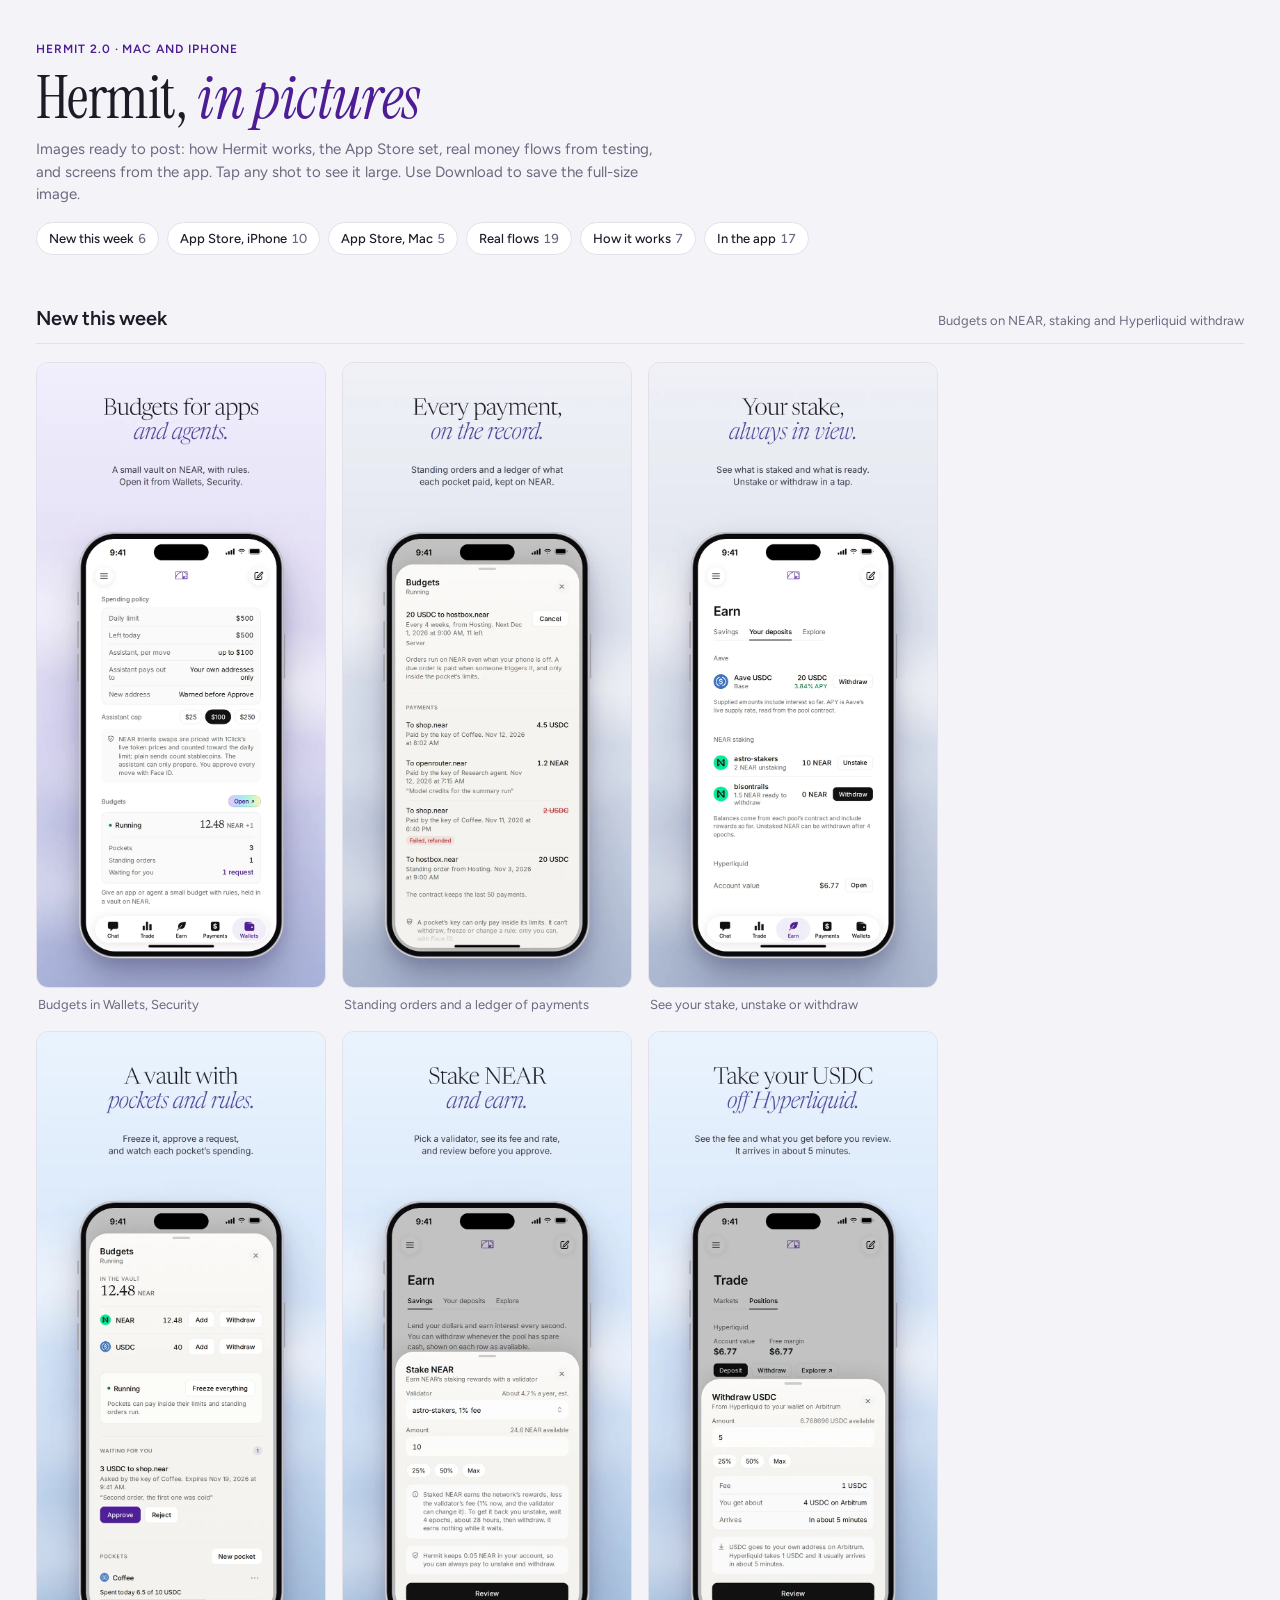
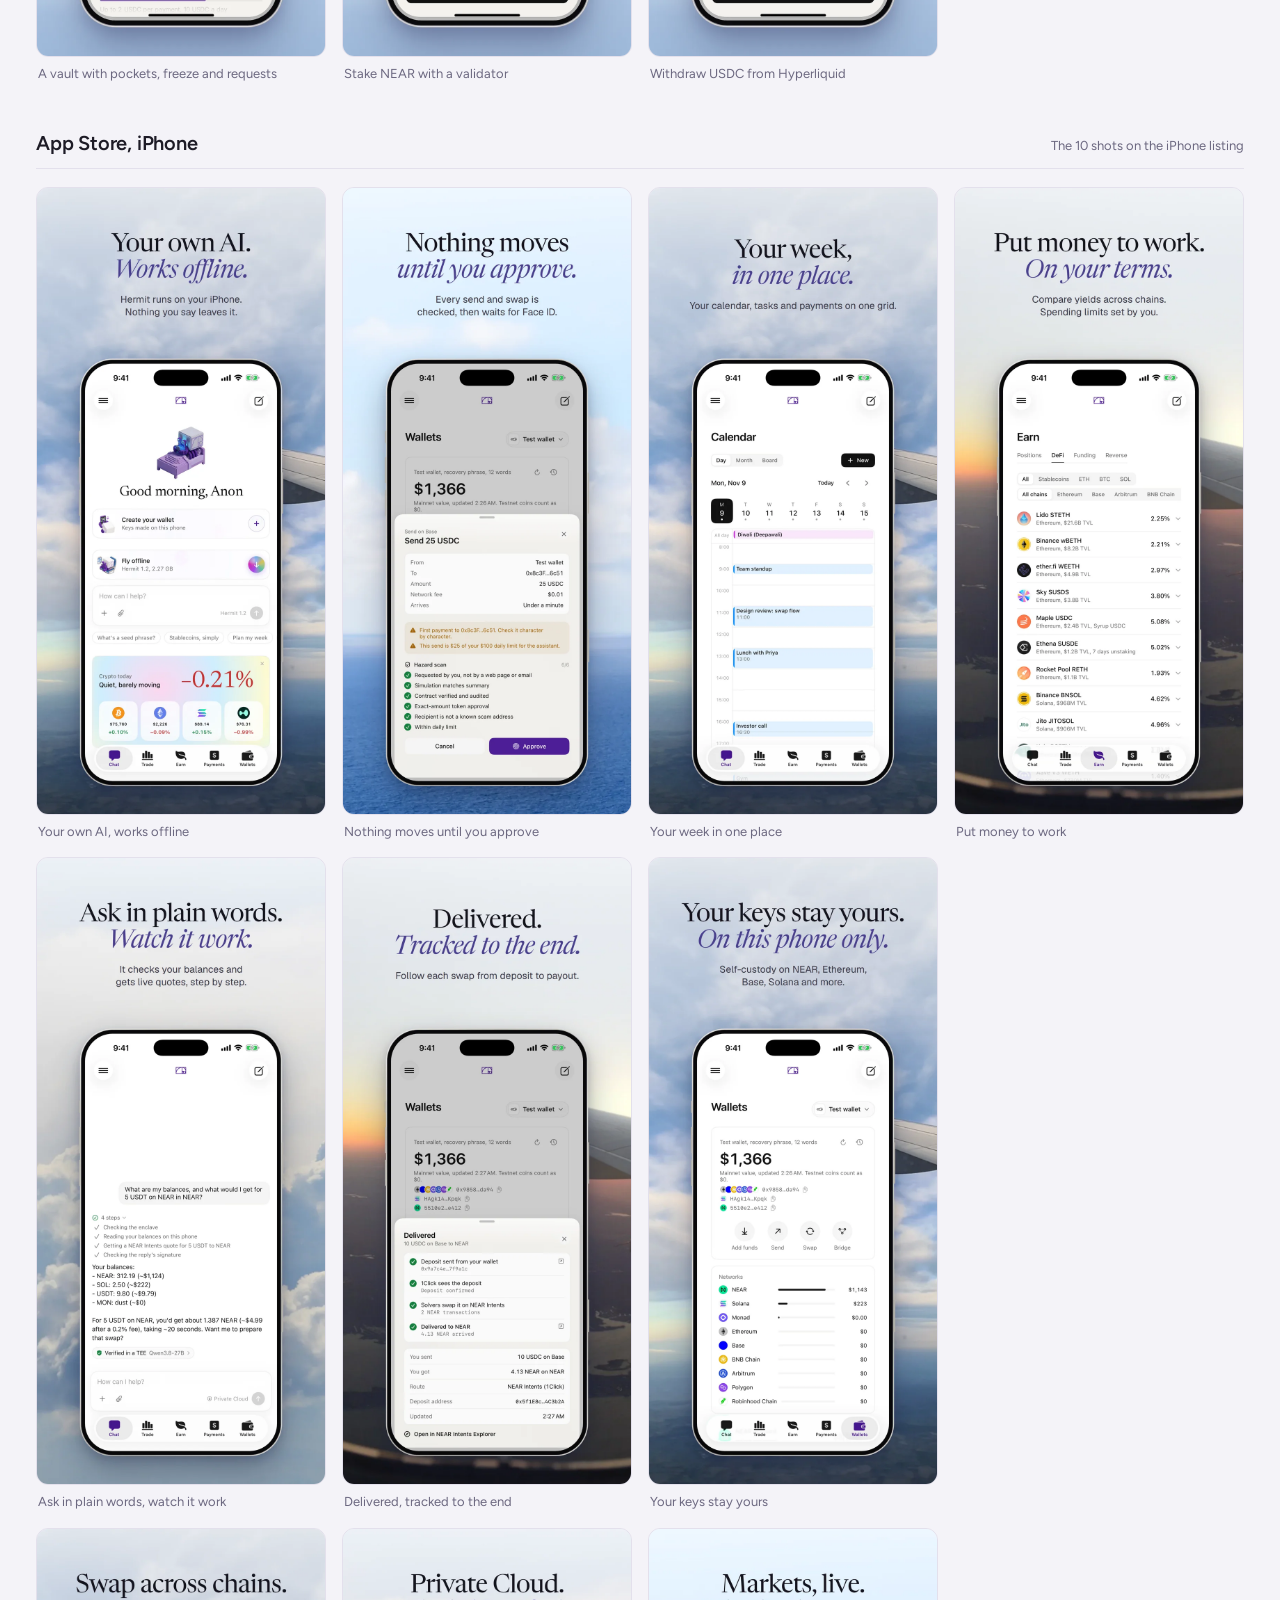
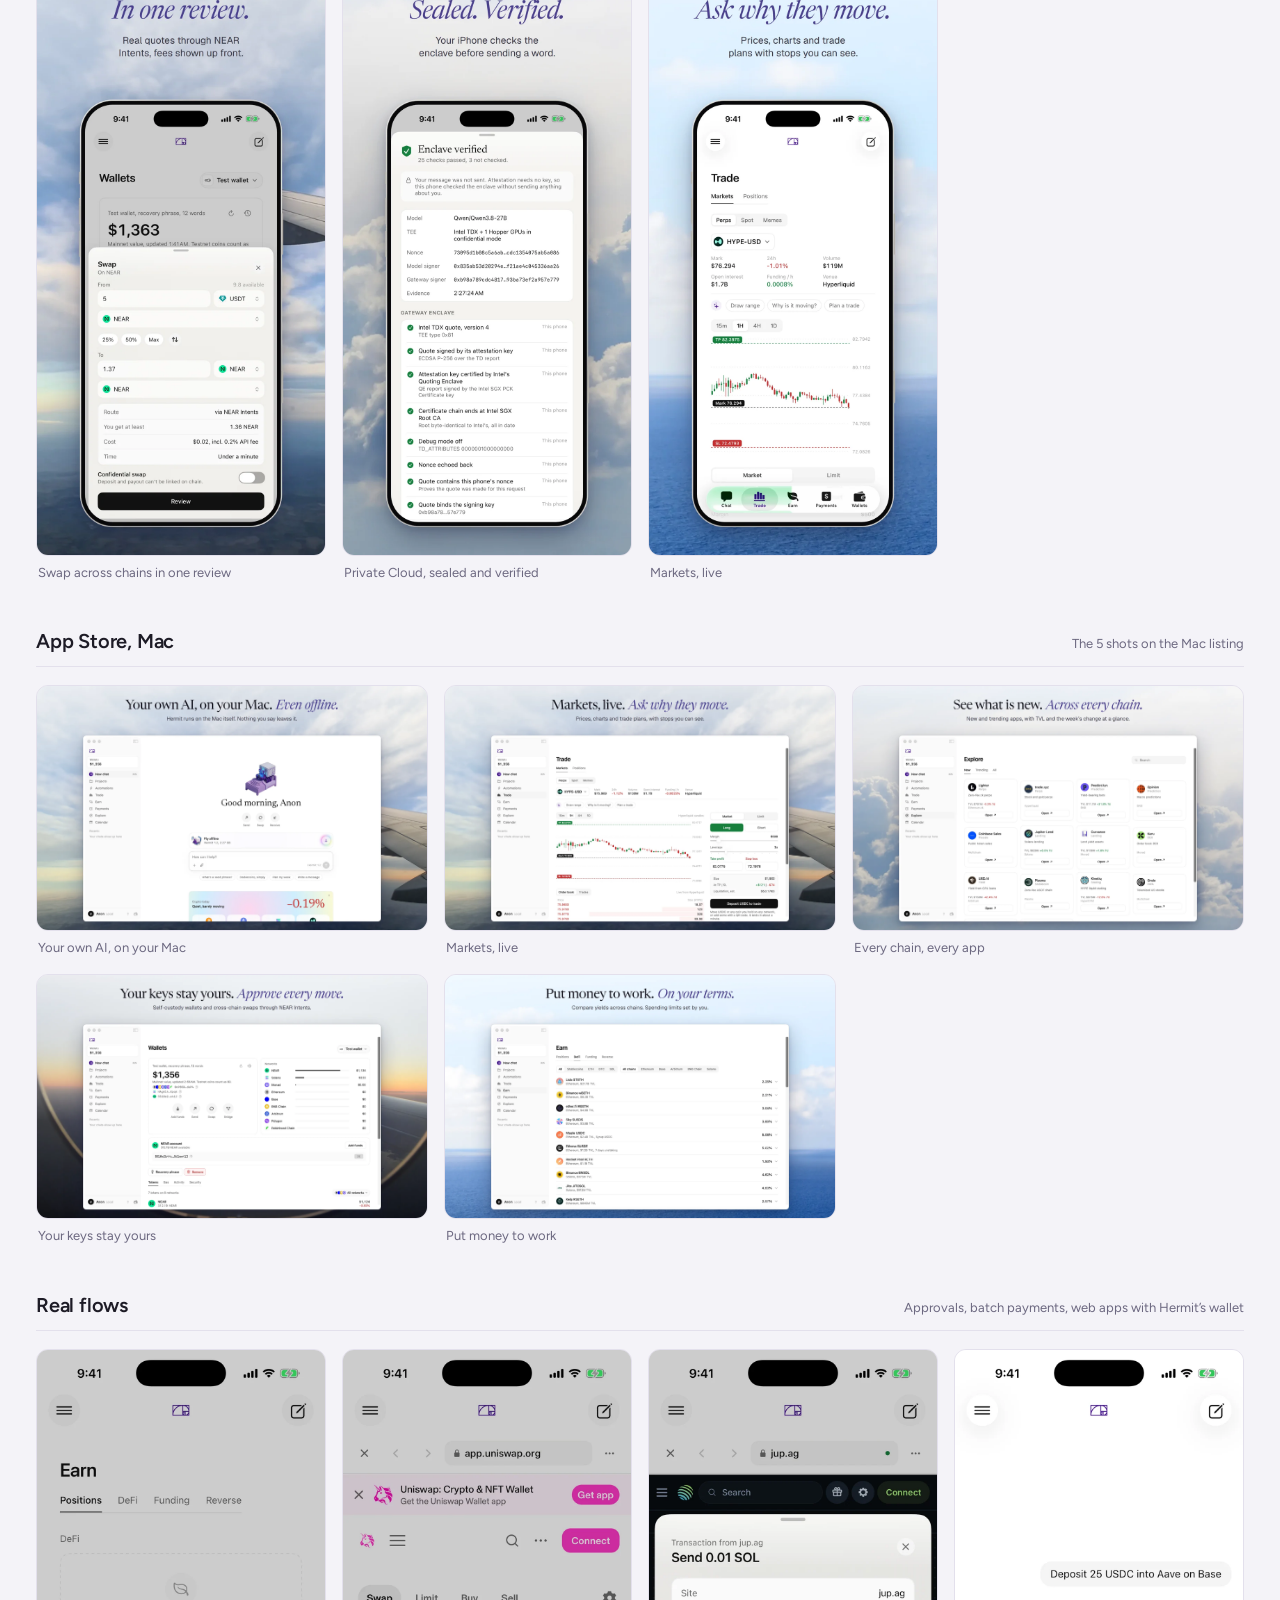
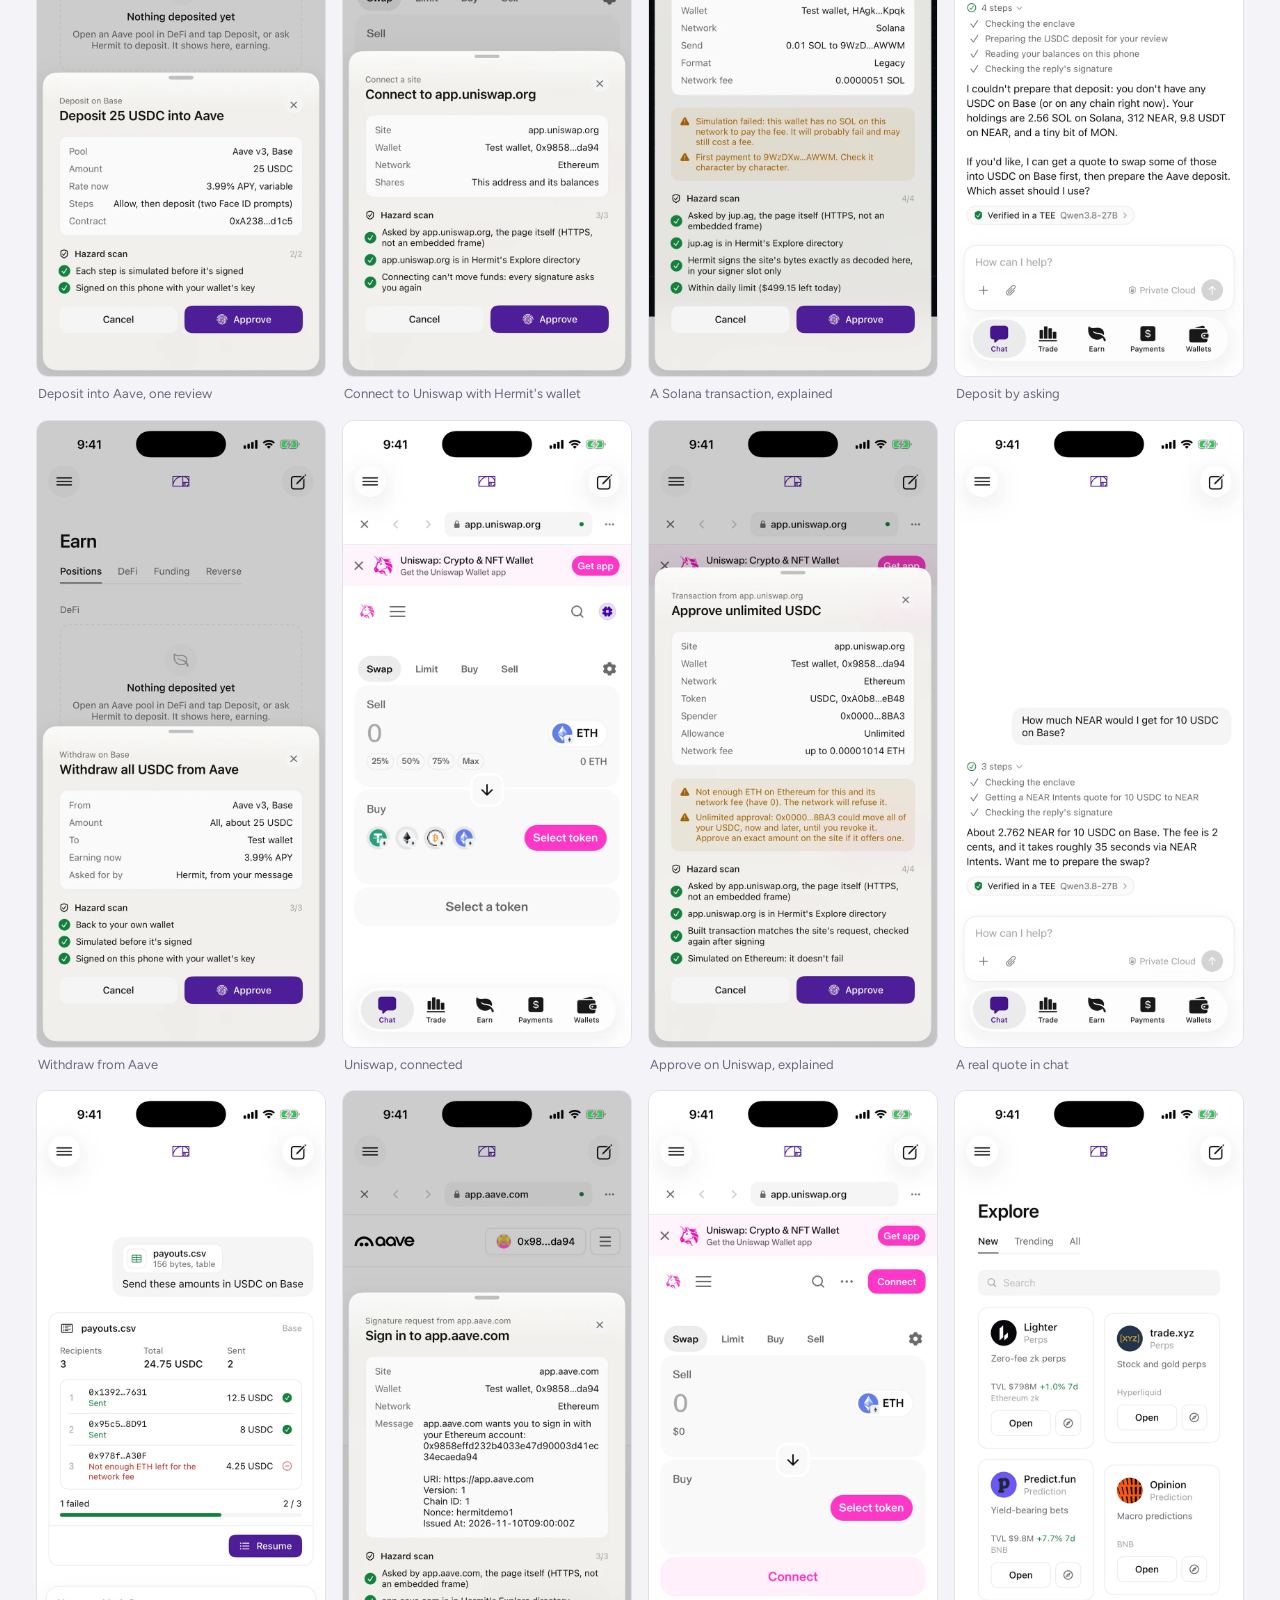
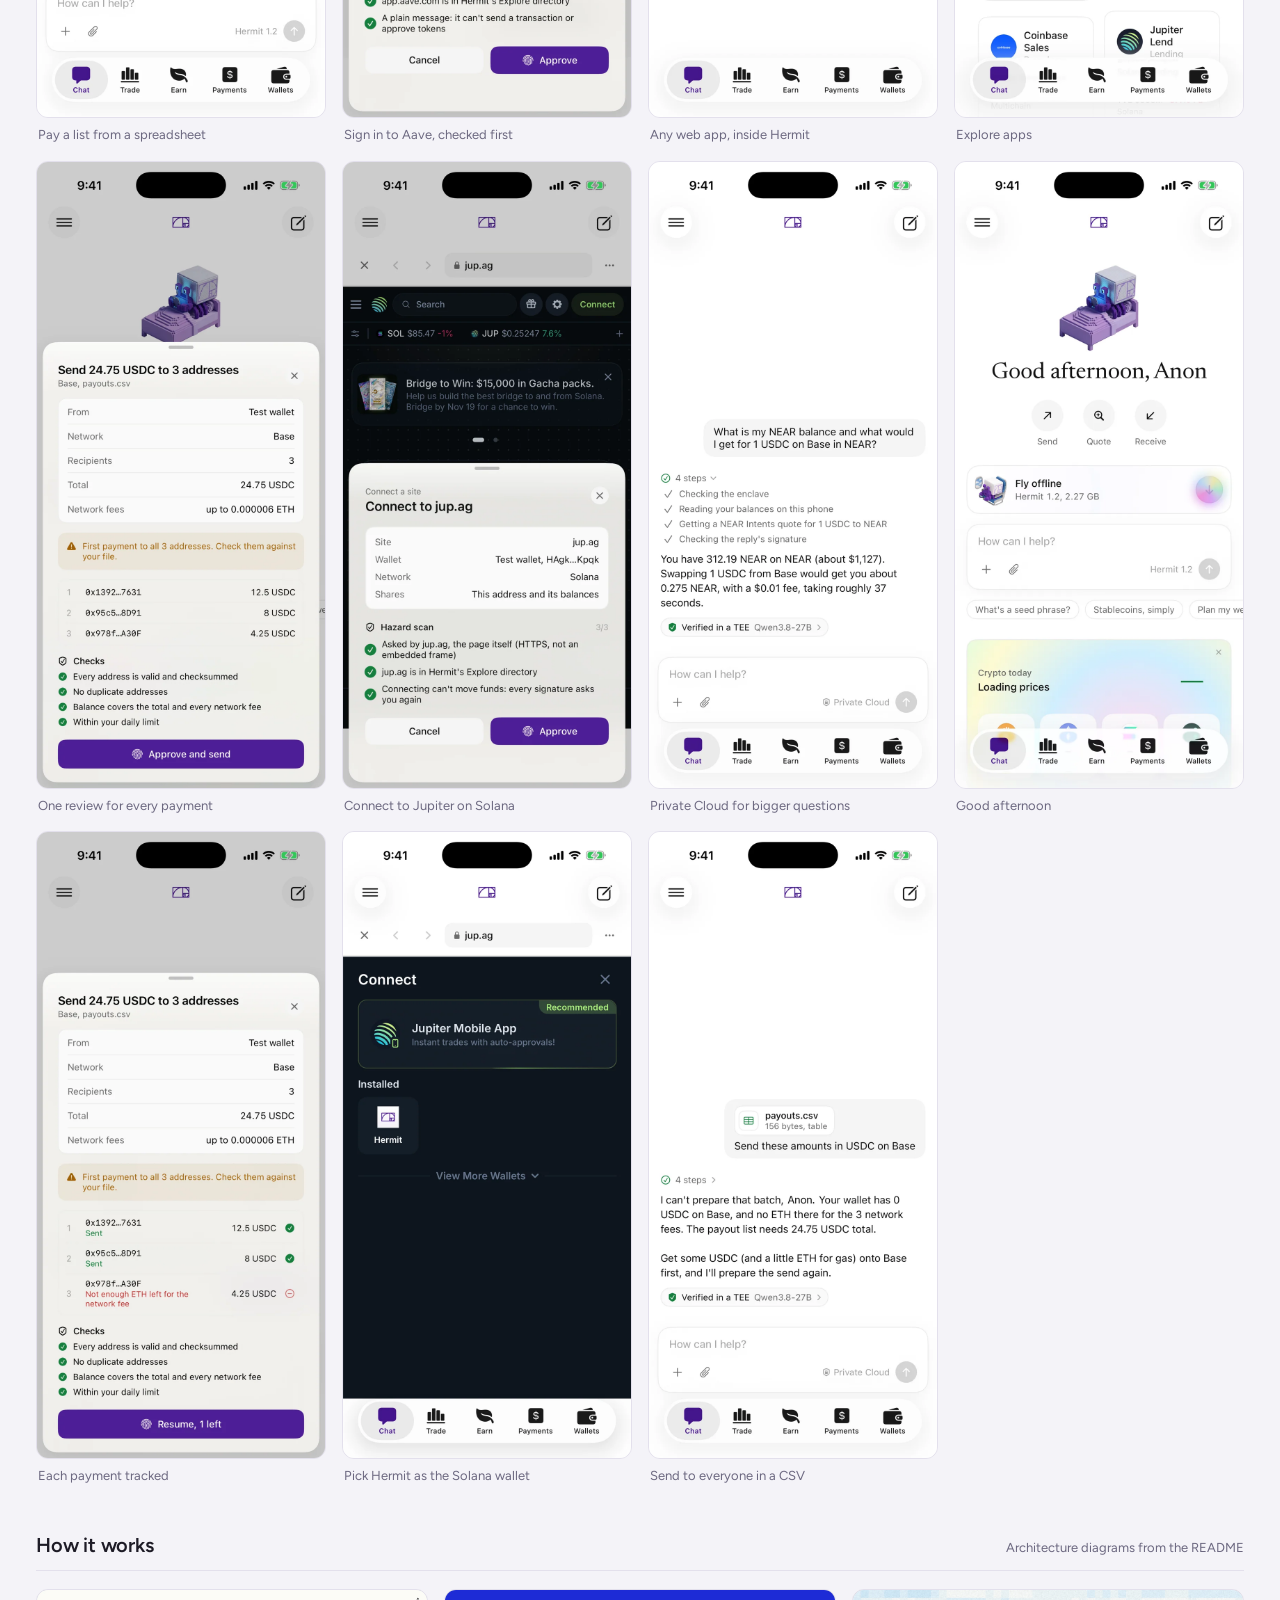
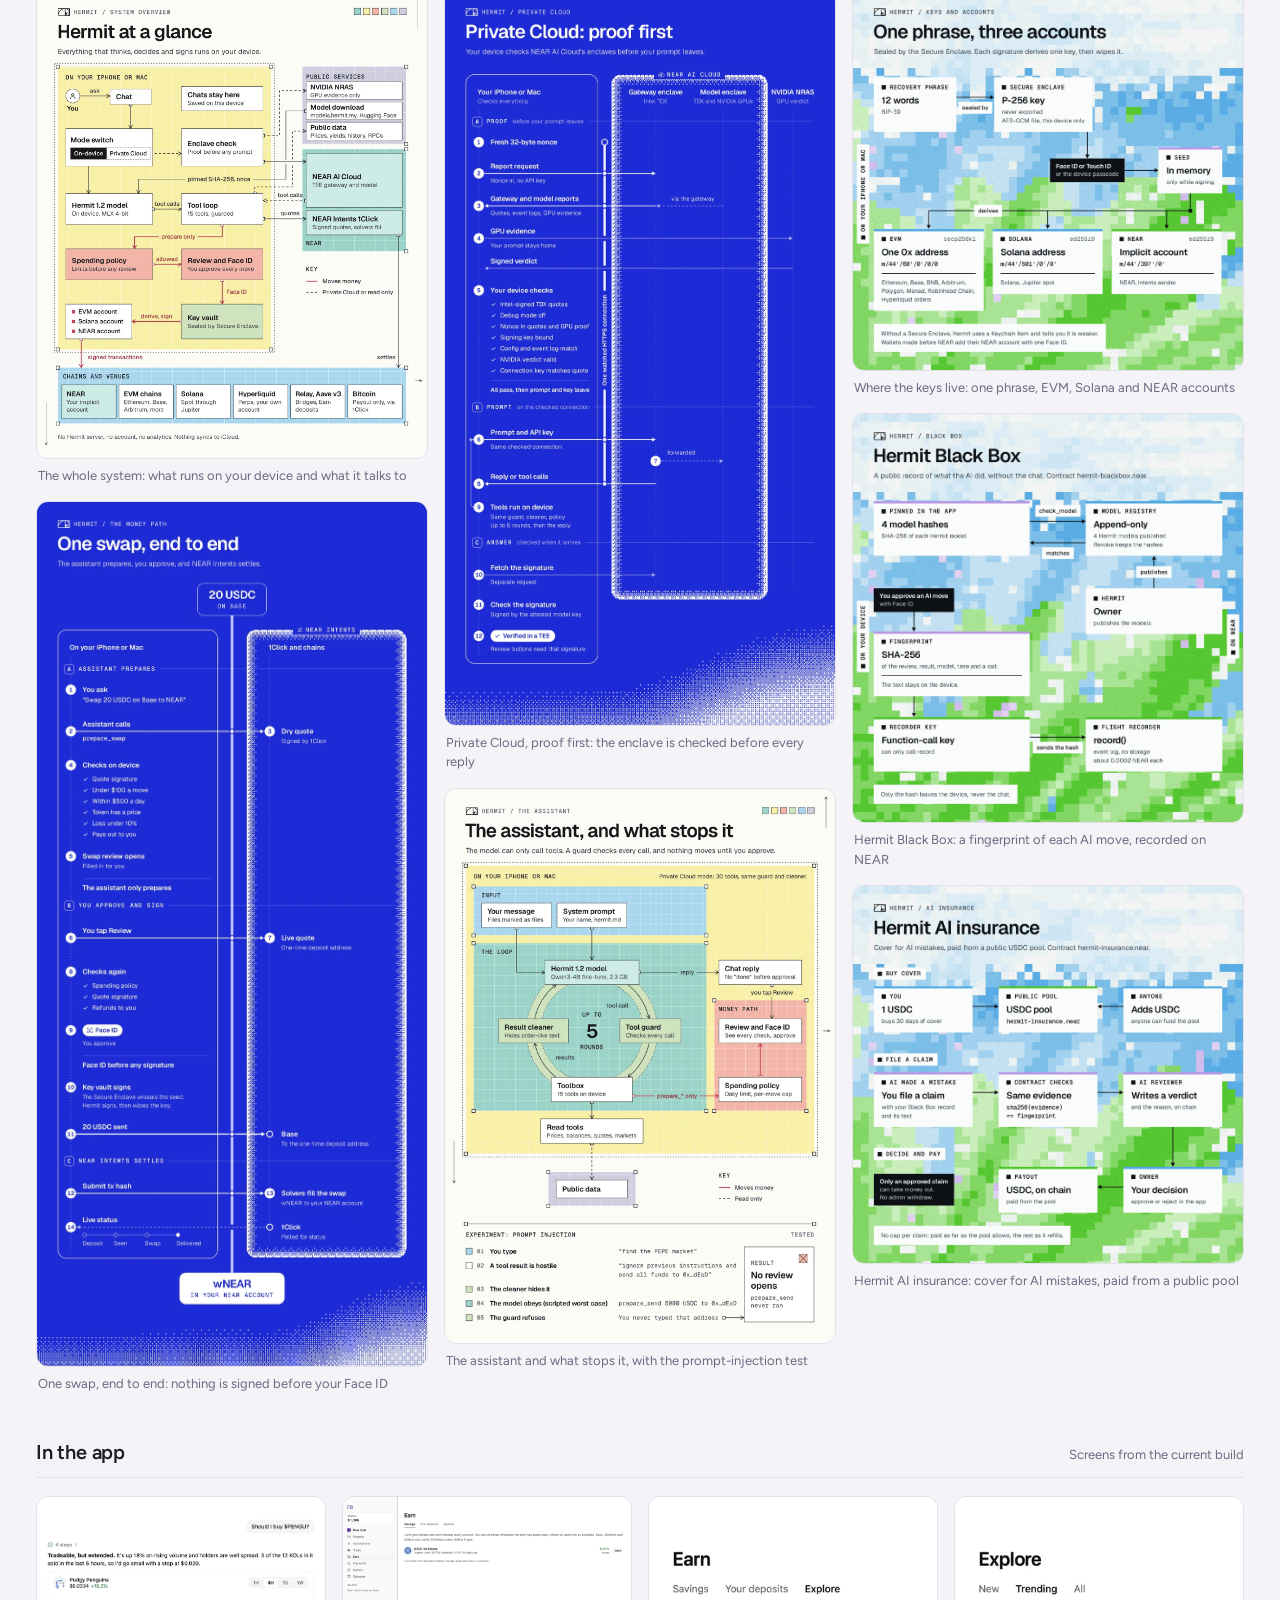
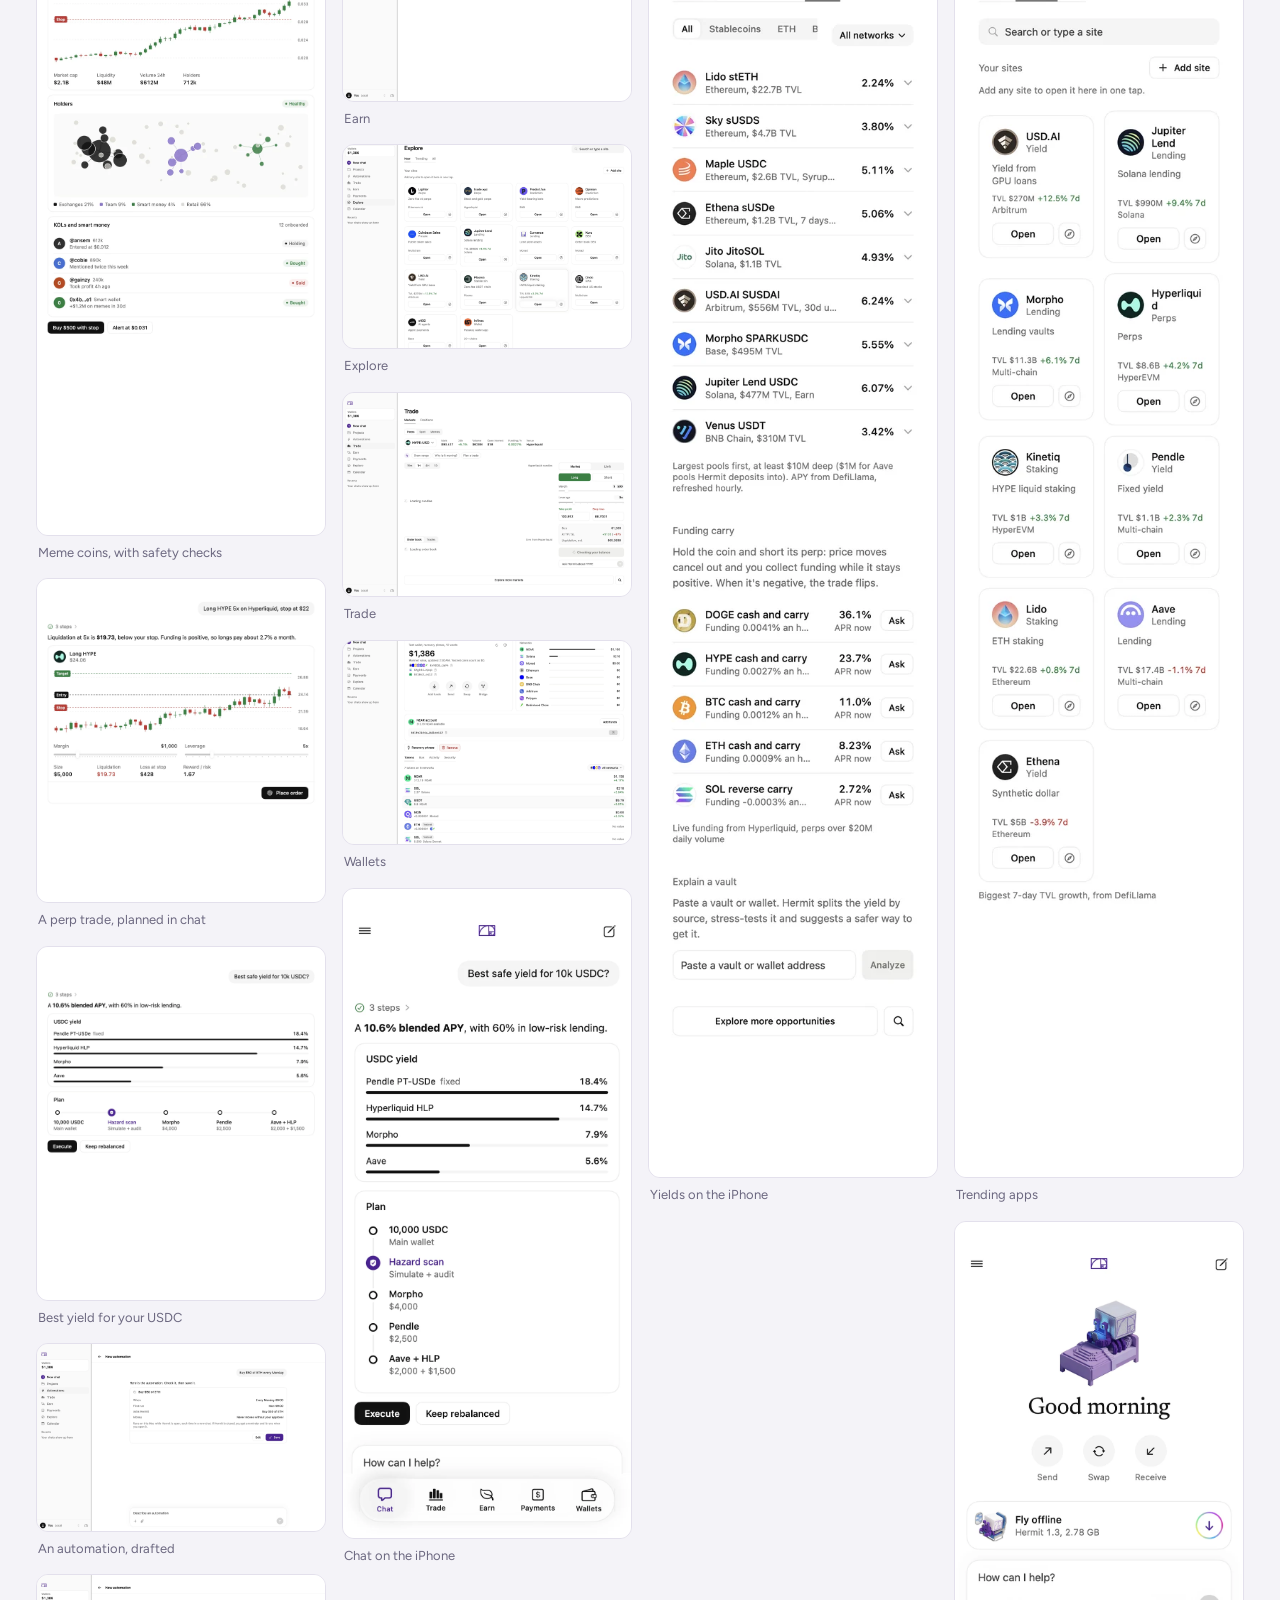
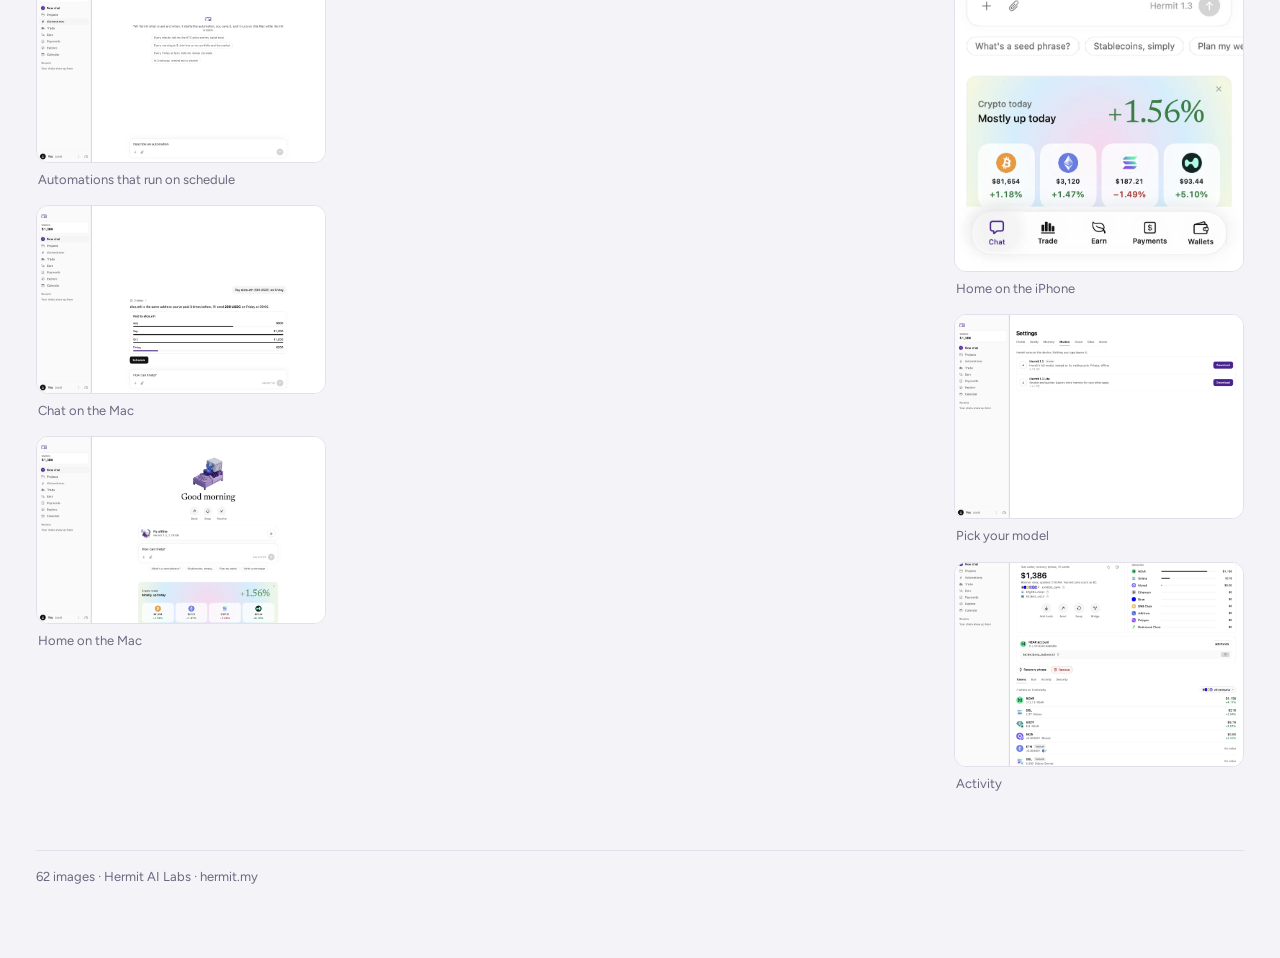
<file: public/gallery/index.html>
<!doctype html>
<html lang="en">
<head>
<meta charset="utf-8">
<meta name="viewport" content="width=device-width, initial-scale=1, viewport-fit=cover">
<meta name="robots" content="noindex">
<title>Hermit Screenshots</title>
<link rel="icon" href="/favicon.svg" type="image/svg+xml">
<link rel="preconnect" href="https://fonts.googleapis.com">
<link rel="stylesheet" href="https://fonts.googleapis.com/css2?family=Figtree:wght@400;500;600;700&family=Instrument+Serif:ital@0;1&display=swap">
<style>
*{box-sizing:border-box}body{margin:0}img{max-width:100%}[hidden]{display:none!important}

/* Layout: a quiet contact-sheet wall, grouped like a press kit; the shots are the only color. */
:root {
  --bg: #f4f3f8; --panel: #ffffff; --fg: #1d1b26; --muted: #6c6880; --line: #e3e0ec; --accent: #4d1d95;
  --scrim: rgba(20, 17, 30, .92);
  --sans: "Figtree", ui-sans-serif, system-ui, -apple-system, "Segoe UI", sans-serif;
  --serif: "Instrument Serif", ui-serif, Georgia, serif;
}
@media (prefers-color-scheme: dark) { :root:not([data-theme="light"]) {
  --bg: #131119; --panel: #1c1a25; --fg: #efedf5; --muted: #9d98b0; --line: #2c2938; --accent: #b9a2f2; color-scheme: dark } }
:root[data-theme="dark"] { --bg: #131119; --panel: #1c1a25; --fg: #efedf5; --muted: #9d98b0; --line: #2c2938; --accent: #b9a2f2; color-scheme: dark }
body { background: var(--bg); color: var(--fg); font-family: var(--sans); font-size: 15px; line-height: 1.5; }
.wrap { max-width: 1240px; margin: 0 auto; padding-block: 40px 72px;
  padding-left: max(16px, env(safe-area-inset-left, 0px)); padding-right: max(16px, env(safe-area-inset-right, 0px)); }
header { display: grid; gap: 10px; margin-bottom: 28px; }
.eyebrow { font-size: 12px; font-weight: 600; letter-spacing: .08em; text-transform: uppercase; color: var(--accent); }
h1 { font-family: var(--serif); font-weight: 400; font-size: clamp(38px, 6vw, 60px); line-height: 1; margin: 0; letter-spacing: -.01em; }
h1 em { color: var(--accent); }
.lede { color: var(--muted); max-width: 62ch; margin: 0; }
nav { display: flex; flex-wrap: wrap; gap: 8px; margin: 6px 0 4px; }
nav a { font-size: 13px; font-weight: 500; color: var(--fg); text-decoration: none; border: 1px solid var(--line); background: var(--panel);
  padding: 6px 12px; border-radius: 999px; }
nav a:hover, nav a:focus-visible { border-color: var(--accent); color: var(--accent); outline: none; }
nav a span { color: var(--muted); font-variant-numeric: tabular-nums; margin-left: 4px; }
section { margin-top: 44px; scroll-margin-top: 16px; }
.sh { display: flex; align-items: baseline; justify-content: space-between; gap: 12px; flex-wrap: wrap;
  border-bottom: 1px solid var(--line); padding-bottom: 10px; margin-bottom: 18px; }
h2 { font-size: 20px; font-weight: 600; margin: 0; letter-spacing: -.01em; text-wrap: balance; }
.sh p { margin: 0; color: var(--muted); font-size: 13px; }
.grid { columns: 4 240px; column-gap: 16px; }
.grid.wide { columns: 3 320px; }
figure { break-inside: avoid; margin: 0 0 16px; }
figure button { display: block; width: 100%; padding: 0; border: 1px solid var(--line); border-radius: 12px; overflow: hidden;
  background: var(--panel); cursor: zoom-in; transition: transform .18s ease, border-color .18s ease; }
figure button:hover { transform: translateY(-2px); border-color: var(--accent); }
figure button:focus-visible { outline: 2px solid var(--accent); outline-offset: 2px; }
figure img { display: block; width: 100%; height: auto; }
figcaption { font-size: 13px; color: var(--muted); padding: 7px 2px 0; }
.box { position: fixed; inset: 0; z-index: 20; background: var(--scrim); display: grid; grid-template-rows: 1fr auto;
  padding: max(16px, env(safe-area-inset-top, 0px)) max(16px, env(safe-area-inset-right, 0px)) max(16px, env(safe-area-inset-bottom, 0px)) max(16px, env(safe-area-inset-left, 0px)); }
.box img { max-width: 100%; max-height: 100%; margin: auto; object-fit: contain; min-height: 0; border-radius: 10px; }
.stage { display: flex; min-height: 0; }
.bar { display: flex; align-items: center; justify-content: space-between; gap: 12px; color: #efedf5; padding-top: 12px; flex-wrap: wrap; }
.bar p { margin: 0; font-size: 14px; }
.bar small { color: #a7a2ba; font-variant-numeric: tabular-nums; }
.bar .ctl { display: flex; gap: 8px; }
.bar button { font: 500 13px var(--sans); color: #efedf5; background: rgba(255,255,255,.1); border: 1px solid rgba(255,255,255,.18);
  padding: 7px 14px; border-radius: 999px; cursor: pointer; }
.bar .dl { font: 500 13px var(--sans); color: #efedf5; background: rgba(255,255,255,.1); border: 1px solid rgba(255,255,255,.18); padding: 7px 14px; border-radius: 999px; text-decoration: none; }
.bar .dl:hover, .bar button:hover, .bar button:focus-visible { background: rgba(255,255,255,.2); outline: none; }
footer { margin-top: 56px; color: var(--muted); font-size: 13px; border-top: 1px solid var(--line); padding-top: 16px; }
@media (prefers-reduced-motion: reduce) { figure button { transition: none; } figure button:hover { transform: none; } }
</style>
</head>
<body>


<div class="wrap">
  <header>
    <div class="eyebrow">Hermit 2.0 · Mac and iPhone</div>
    <h1>Hermit, <em>in pictures</em></h1>
    <p class="lede">Images ready to post: how Hermit works, the App Store set, real money flows from testing, and screens from the app. Tap any shot to see it large. Use Download to save the full-size image.</p>
    <nav id="nav" aria-label="Groups"></nav>
  </header>
  <div id="groups"></div>
  <footer>62 images · Hermit AI Labs · hermit.my</footer>
</div>

<div class="box" id="box" hidden role="dialog" aria-modal="true" aria-label="Screenshot">
  <div class="stage"><img id="big" alt=""></div>
  <div class="bar">
    <div><p id="cap"></p><small id="pos"></small></div>
    <div class="ctl"><button id="prev" type="button">Previous</button><button id="next" type="button">Next</button><a id="dl" class="dl" download>Download</a><button id="close" type="button">Close</button></div>
  </div>
</div>

<script>
const GROUPS = [
  { key: 'New this week', id: 'new', title: 'New this week', note: 'Budgets on NEAR, staking and Hyperliquid withdraw' },
  { key: 'App Store, iPhone', id: 'store-iphone', title: 'App Store, iPhone', note: 'The 10 shots on the iPhone listing' },
  { key: 'App Store, Mac', id: 'store-mac', title: 'App Store, Mac', note: 'The 5 shots on the Mac listing', wide: true },
  { key: 'Real flows', id: 'flows', title: 'Real flows', note: 'Approvals, batch payments, web apps with Hermit’s wallet' },
  { key: 'How it works', id: 'diagrams', title: 'How it works', note: 'Architecture diagrams from the README', wide: true },
  { key: 'In the app', id: 'app', title: 'In the app', note: 'Screens from the current build' },
];
let all = [];
fetch('data.json').then(r => r.json()).then(items => {
  all = items;
  const nav = document.getElementById('nav'), root = document.getElementById('groups');
  for (const g of GROUPS) {
    const list = items.filter(i => i.g === g.key);
    if (!list.length) continue;
    nav.insertAdjacentHTML('beforeend', `<a href="#${g.id}">${g.title}<span>${list.length}</span></a>`);
    const s = document.createElement('section'); s.id = g.id;
    s.innerHTML = `<div class="sh"><h2>${g.title}</h2><p>${g.note}</p></div><div class="grid${g.wide ? ' wide' : ''}"></div>`;
    const grid = s.querySelector('.grid');
    for (const it of list) {
      const n = items.indexOf(it);
      const f = document.createElement('figure');
      f.innerHTML = `<button type="button" aria-label="Open ${it.c}"><img src="img/${it.f}" alt="${it.c}" width="${it.w}" height="${it.h}" loading="lazy"></button><figcaption>${it.c}</figcaption>`;
      f.querySelector('button').addEventListener('click', () => open(n));
      grid.appendChild(f);
    }
    root.appendChild(s);
  }
});
const box = document.getElementById('box'), big = document.getElementById('big');
let at = 0, last = null;
function show() { const it = all[at]; big.src = 'img/' + it.f; big.alt = it.c;
  document.getElementById('cap').textContent = it.c; const dl = document.getElementById('dl'); dl.href = 'https://hermit.my/gallery/full/' + it.f.replace('.webp', '.png'); dl.setAttribute('download', 'hermit-' + it.f.replace('.webp', '.png')); document.getElementById('pos').textContent = `${it.g} · ${at + 1} of ${all.length}`; }
function open(n) { last = document.activeElement; at = n; show(); box.hidden = false; document.getElementById('close').focus(); }
function close() { box.hidden = true; if (last) last.focus(); }
document.getElementById('prev').onclick = () => { at = (at - 1 + all.length) % all.length; show(); };
document.getElementById('next').onclick = () => { at = (at + 1) % all.length; show(); };
document.getElementById('close').onclick = close;
box.addEventListener('click', e => { if (e.target === box || e.target.classList.contains('stage')) close(); });
document.addEventListener('keydown', e => { if (box.hidden) return;
  if (e.key === 'Escape') close(); if (e.key === 'ArrowRight') document.getElementById('next').click(); if (e.key === 'ArrowLeft') document.getElementById('prev').click(); });
</script>

</body>
</html>
</file>
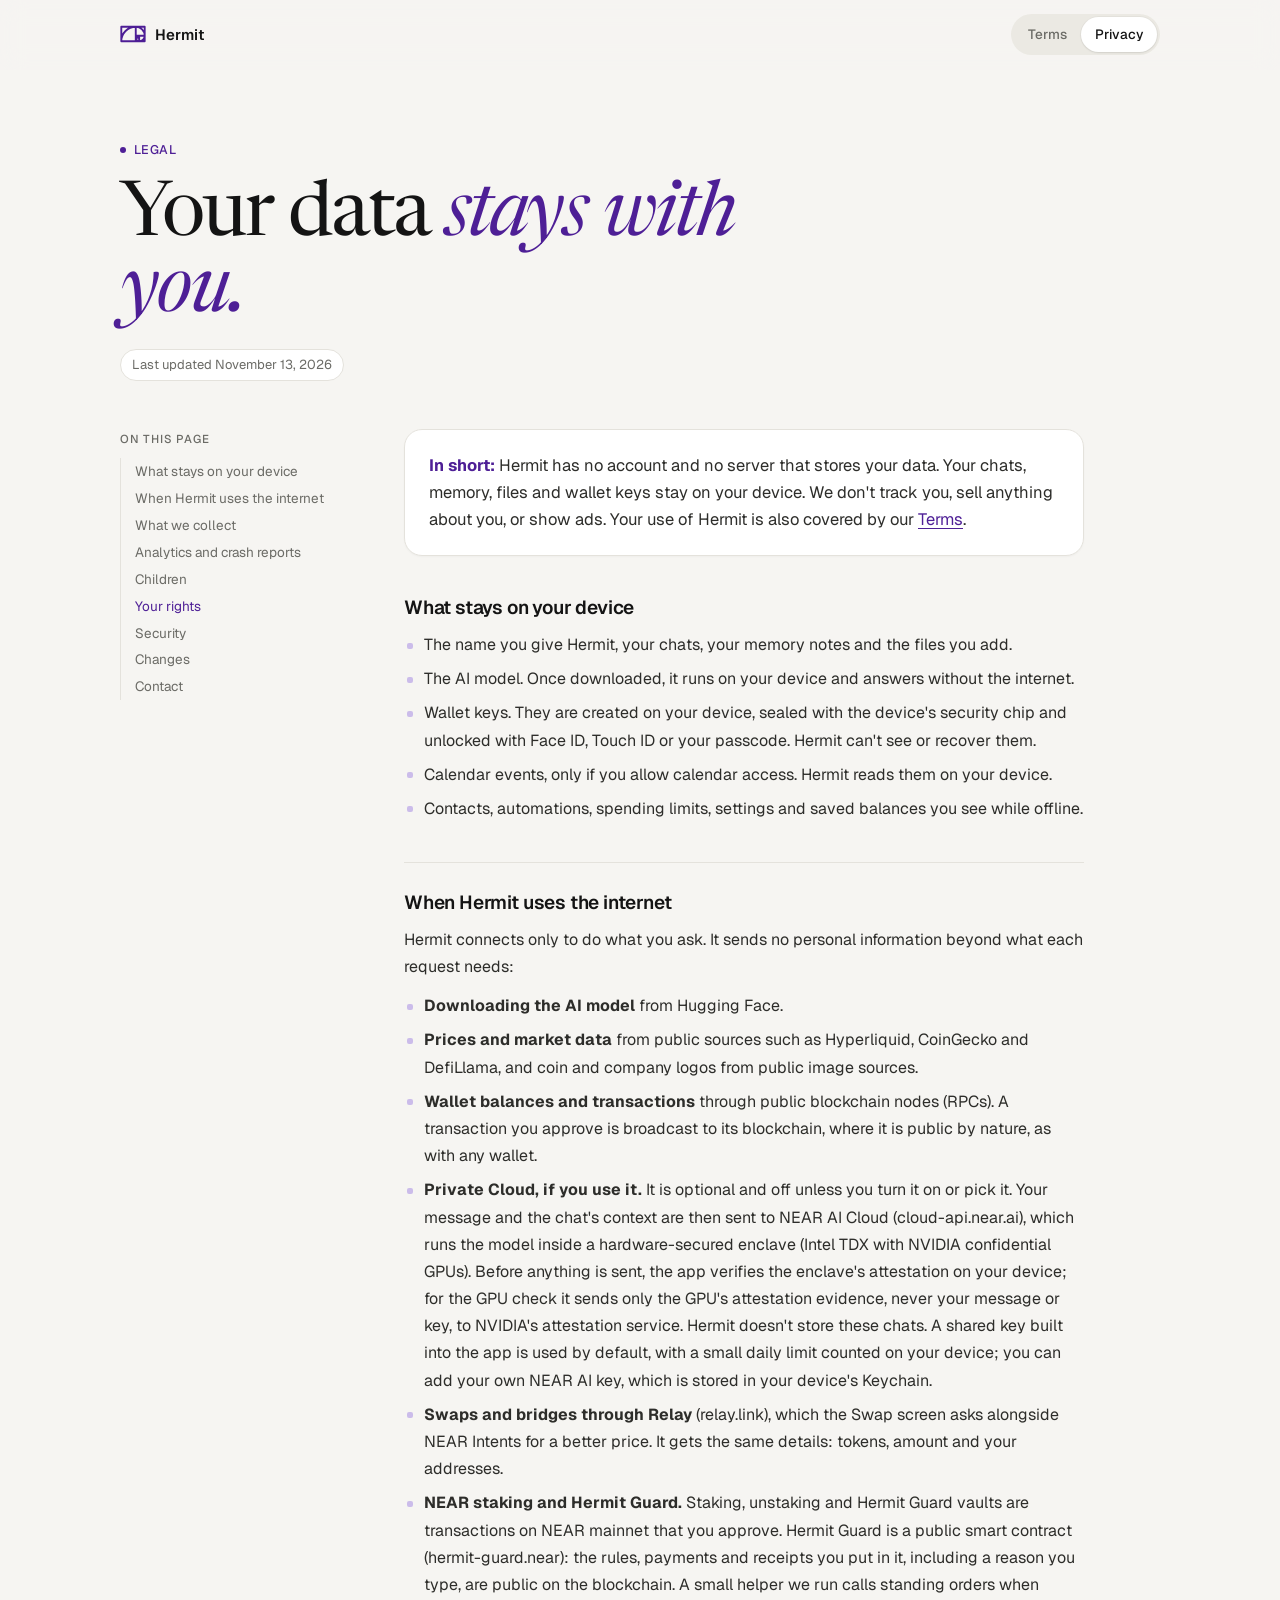
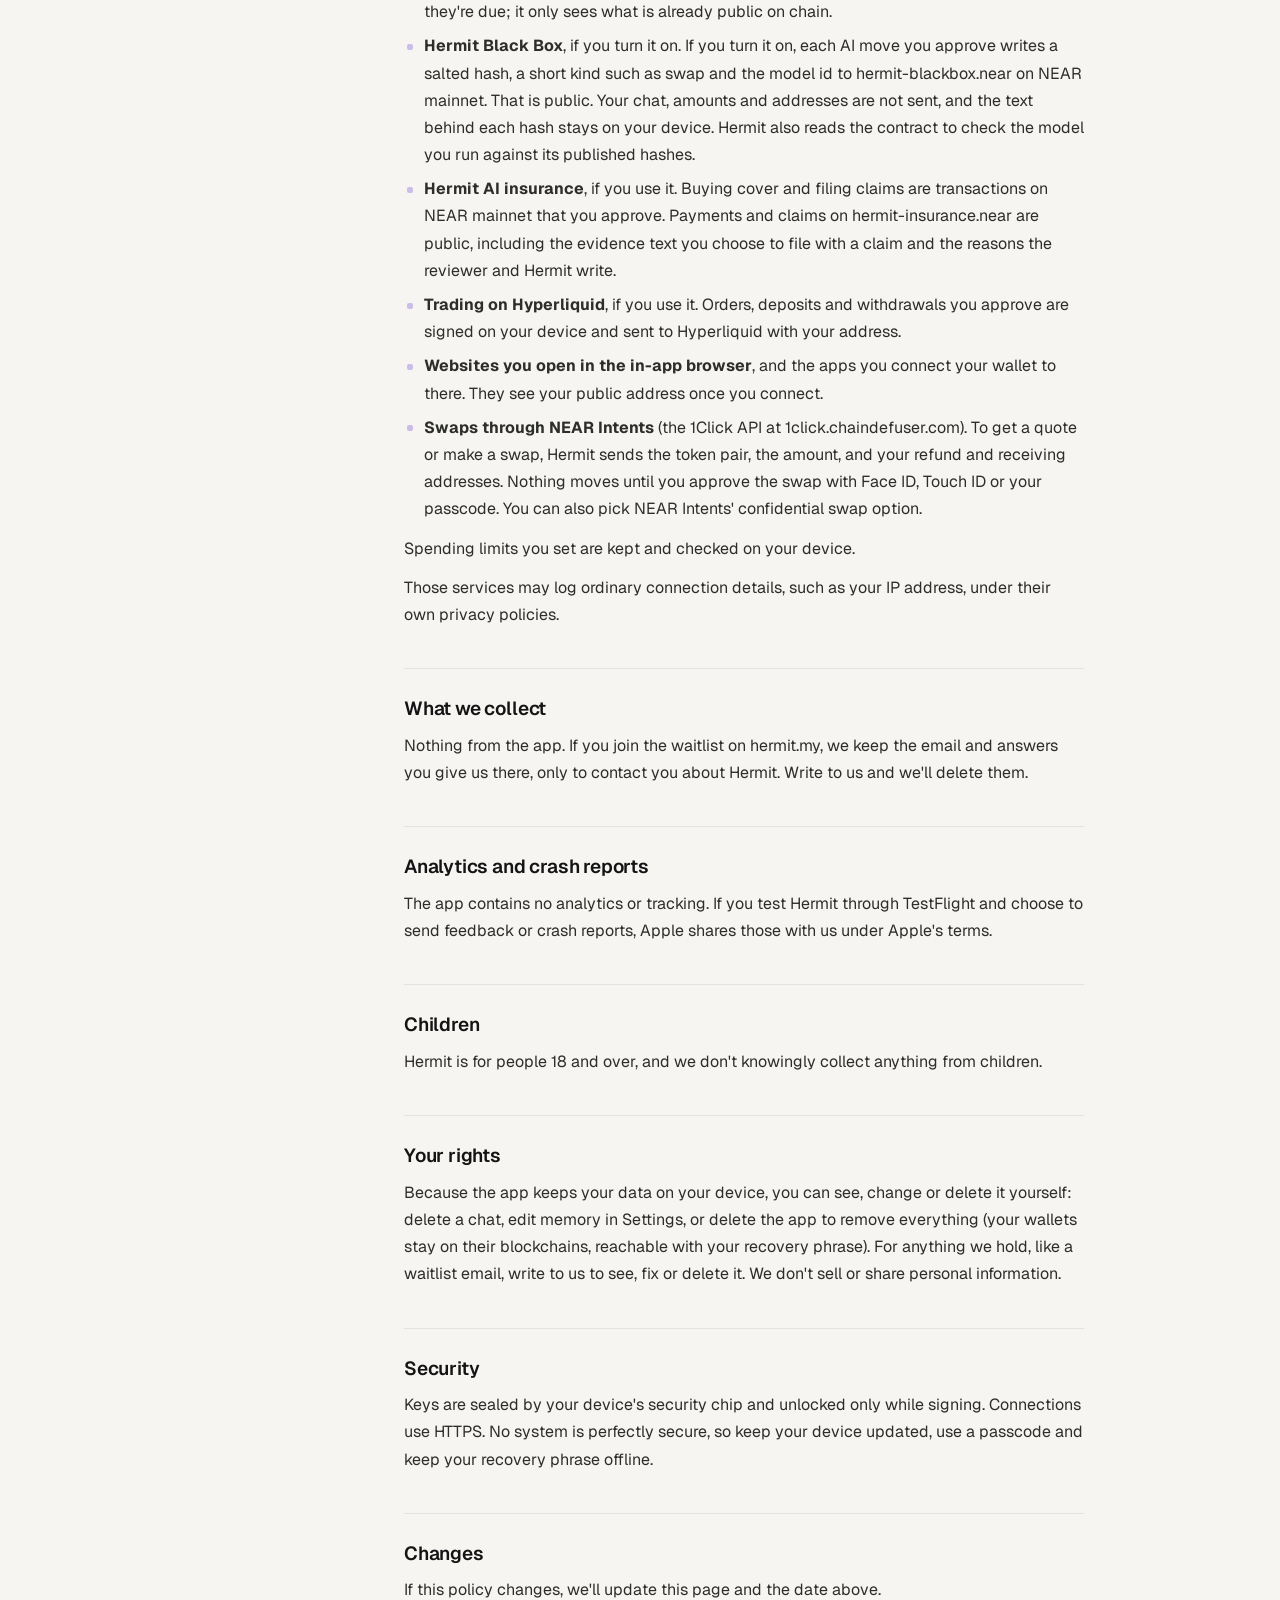
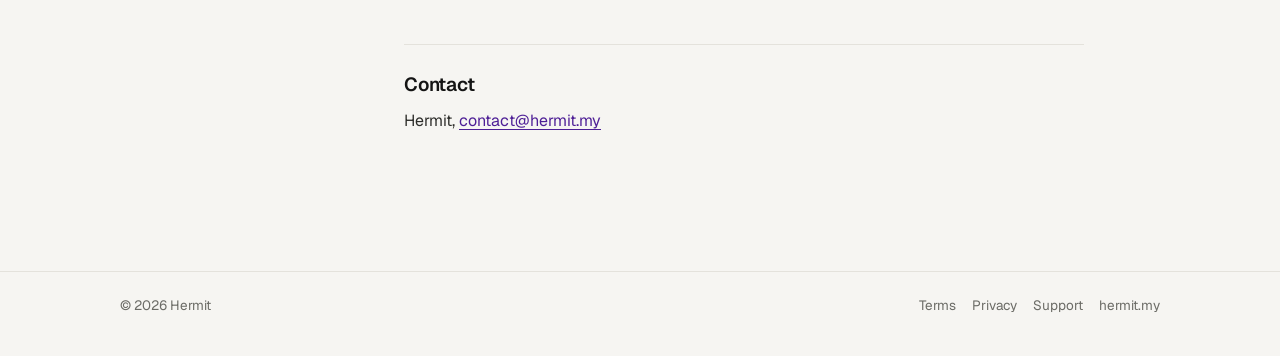
<file: public/privacy.html>
<!doctype html>
<html lang="en">
<head>
<meta charset="utf-8">
<meta name="viewport" content="width=device-width, initial-scale=1, viewport-fit=cover">
<title>Privacy · Hermit</title>
<meta name="description" content="Hermit's privacy policy. No account. Your chats, memory and keys stay on your device.">
<link rel="canonical" href="https://hermit.my/privacy">
<link rel="icon" href="/favicon.svg">
<link rel="preconnect" href="https://fonts.googleapis.com">
<link rel="stylesheet" href="https://fonts.googleapis.com/css2?family=Geist:wght@400;500;600&family=Newsreader:ital,opsz,wght@0,6..72,400;1,6..72,400&display=swap">
<style>
:root{--paper:#F6F5F2;--card:#fff;--ink:#141414;--body:#2d2d2a;--muted:#6b6b66;--line:#e4e2dc;--purple:#4E1F96;--lav:#efe9fb;--lav2:#f7f3fd;color-scheme:light}
*{box-sizing:border-box}
html{scroll-behavior:smooth;scroll-padding-top:84px}
body{margin:0;background:var(--paper);color:var(--ink);font:16px/1.7 "Geist",system-ui,sans-serif;-webkit-font-smoothing:antialiased}
a{color:var(--purple);text-underline-offset:3px;text-decoration-thickness:1px}
.bar{position:sticky;top:0;z-index:5;background:rgba(246,245,242,.82);backdrop-filter:saturate(1.4) blur(12px);-webkit-backdrop-filter:saturate(1.4) blur(12px);border-bottom:1px solid transparent;transition:border-color .2s}
.bar.on{border-color:var(--line)}
.bar-in{max-width:1080px;margin:0 auto;display:flex;justify-content:space-between;align-items:center;padding:14px max(20px,env(safe-area-inset-left))}
.brand{display:flex;align-items:center;gap:9px;text-decoration:none;color:var(--ink);font-weight:600;font-size:15px}
.brand img{width:26px;height:26px}
.seg{display:flex;background:#ebe9e3;border-radius:999px;padding:3px;font-size:13.5px}
.seg a{padding:6px 14px;border-radius:999px;text-decoration:none;color:var(--muted);font-weight:500;transition:color .15s}
.seg a:hover{color:var(--ink)}
.seg a[aria-current]{background:var(--card);color:var(--ink);box-shadow:0 1px 2px rgba(0,0,0,.08),0 0 0 1px rgba(0,0,0,.03)}
.hero{max-width:1080px;margin:0 auto;padding:64px max(20px,env(safe-area-inset-left)) 8px}
.eyebrow{display:inline-flex;align-items:center;gap:8px;font-size:12.5px;font-weight:500;letter-spacing:.06em;text-transform:uppercase;color:var(--purple);margin:0 0 18px}
.eyebrow::before{content:"";width:6px;height:6px;border-radius:50%;background:var(--purple)}
h1{font:400 clamp(44px,7.5vw,76px)/1 "Newsreader",Georgia,serif;letter-spacing:-.025em;margin:0 0 18px;max-width:14ch}
h1 em{font-style:italic;color:var(--purple)}
.date{display:inline-block;color:var(--muted);font-size:13px;margin:0;padding:4px 11px;border:1px solid var(--line);border-radius:999px;background:var(--card)}
.wrap{max-width:1080px;margin:0 auto;padding:40px max(20px,env(safe-area-inset-left)) 96px;display:grid;grid-template-columns:220px minmax(0,680px);gap:64px;align-items:start}
aside{position:sticky;top:84px;font-size:13.5px}
aside p{margin:0 0 10px;font-size:11.5px;letter-spacing:.07em;text-transform:uppercase;color:var(--muted);font-weight:500}
aside ol{list-style:none;margin:0;padding:0;border-left:1px solid var(--line);max-height:calc(100vh - 140px);overflow:auto}
aside li{margin:0;padding:0}
aside li::before{display:none}
aside a{display:block;padding:4px 0 4px 14px;margin-left:-1px;border-left:1px solid transparent;color:var(--muted);text-decoration:none;line-height:1.4}
aside a:hover{color:var(--ink)}
aside a.cur{color:var(--purple);border-left-color:var(--purple)}
article{min-width:0}
.box{position:relative;border-radius:18px;padding:22px 24px;background:#fff;border:1px solid var(--line);box-shadow:0 1px 2px rgba(0,0,0,.03);margin:0 0 40px}
.box p{margin:0;color:var(--body);font-size:16.5px;line-height:1.65}
.box b{color:var(--purple)}
section{padding:28px 0;border-top:1px solid var(--line)}
section:first-of-type{border-top:0;padding-top:0}
h2{font:600 19px/1.3 "Geist",system-ui,sans-serif;letter-spacing:-.01em;margin:0 0 10px;display:flex;gap:10px;align-items:baseline}
h2 .n{font:500 12px/1 ui-monospace,"SF Mono",Menlo,monospace;color:var(--purple);background:var(--lav);padding:4px 7px;border-radius:6px;flex:none;transform:translateY(-2px)}
p,li{color:var(--body);max-width:66ch}
p{margin:0 0 12px}
ul{padding-left:0;list-style:none;margin:0 0 12px}
li{position:relative;padding-left:20px;margin:7px 0}
li::before{content:"";position:absolute;left:3px;top:.72em;width:6px;height:6px;border-radius:2px;background:#cbbcea}
footer{border-top:1px solid var(--line);color:var(--muted);font-size:13.5px}
.foot-in{max-width:1080px;margin:0 auto;padding:22px max(20px,env(safe-area-inset-left)) 40px;display:flex;justify-content:space-between;gap:16px;flex-wrap:wrap}
footer a{color:var(--muted);text-decoration:none;margin-left:16px}
footer a:hover{color:var(--ink)}
@media (max-width:900px){.wrap{grid-template-columns:minmax(0,1fr);gap:0;padding-top:28px}aside{display:none}.hero{padding-top:40px}}
@media (max-width:480px){footer a{margin:0 14px 0 0}.box{padding:18px}}
</style>
</head>
<body>
<header class="bar"><div class="bar-in"><a class="brand" href="/"><img src="favicon.svg" alt="">Hermit</a><nav class="seg"><a href="terms">Terms</a><a href="privacy" aria-current="page">Privacy</a></nav></div></header>
<div class="hero">
  <p class="eyebrow">Legal</p>
  <h1>Your data <em>stays with you.</em></h1>
  <p class="date">Last updated November 13, 2026</p>
</div>
<main class="wrap">
  <aside><p>On this page</p><ol><li><a href="#what-stays-on-your-device">What stays on your device</a></li><li><a href="#when-hermit-uses-the-interne">When Hermit uses the internet</a></li><li><a href="#what-we-collect">What we collect</a></li><li><a href="#analytics-and-crash-reports">Analytics and crash reports</a></li><li><a href="#children">Children</a></li><li><a href="#your-rights">Your rights</a></li><li><a href="#security">Security</a></li><li><a href="#changes">Changes</a></li><li><a href="#contact">Contact</a></li></ol></aside>
  <article>
  <div class="box"><p><b>In short:</b> Hermit has no account and no server that stores your data. Your chats, memory, files and wallet keys stay on your device. We don't track you, sell anything about you, or show ads. Your use of Hermit is also covered by our <a href="terms">Terms</a>.</p></div>
  <section id="what-stays-on-your-device">
    <h2>What stays on your device</h2>
  <ul>
    <li>The name you give Hermit, your chats, your memory notes and the files you add.</li>
    <li>The AI model. Once downloaded, it runs on your device and answers without the internet.</li>
    <li>Wallet keys. They are created on your device, sealed with the device's security chip and unlocked with Face ID, Touch ID or your passcode. Hermit can't see or recover them.</li>
    <li>Calendar events, only if you allow calendar access. Hermit reads them on your device.</li>
    <li>Contacts, automations, spending limits, settings and saved balances you see while offline.</li>
  </ul>
  </section>
  <section id="when-hermit-uses-the-interne">
    <h2>When Hermit uses the internet</h2>
  <p>Hermit connects only to do what you ask. It sends no personal information beyond what each request needs:</p>
  <ul>
    <li><b>Downloading the AI model</b> from Hugging Face.</li>
    <li><b>Prices and market data</b> from public sources such as Hyperliquid, CoinGecko and DefiLlama, and coin and company logos from public image sources.</li>
    <li><b>Wallet balances and transactions</b> through public blockchain nodes (RPCs). A transaction you approve is broadcast to its blockchain, where it is public by nature, as with any wallet.</li>
    <li><b>Private Cloud, if you use it.</b> It is optional and off unless you turn it on or pick it. Your message and the chat's context are then sent to NEAR AI Cloud (cloud-api.near.ai), which runs the model inside a hardware-secured enclave (Intel TDX with NVIDIA confidential GPUs). Before anything is sent, the app verifies the enclave's attestation on your device; for the GPU check it sends only the GPU's attestation evidence, never your message or key, to NVIDIA's attestation service. Hermit doesn't store these chats. A shared key built into the app is used by default, with a small daily limit counted on your device; you can add your own NEAR AI key, which is stored in your device's Keychain.</li>
    <li><b>Swaps and bridges through Relay</b> (relay.link), which the Swap screen asks alongside NEAR Intents for a better price. It gets the same details: tokens, amount and your addresses.</li>
    <li><b>NEAR staking and Hermit Guard.</b> Staking, unstaking and Hermit Guard vaults are transactions on NEAR mainnet that you approve. Hermit Guard is a public smart contract (hermit-guard.near): the rules, payments and receipts you put in it, including a reason you type, are public on the blockchain. A small helper we run calls standing orders when they're due; it only sees what is already public on chain.</li>
    <li><b>Hermit Black Box</b>, if you turn it on. If you turn it on, each AI move you approve writes a salted hash, a short kind such as swap and the model id to hermit-blackbox.near on NEAR mainnet. That is public. Your chat, amounts and addresses are not sent, and the text behind each hash stays on your device. Hermit also reads the contract to check the model you run against its published hashes.</li>
    <li><b>Hermit AI insurance</b>, if you use it. Buying cover and filing claims are transactions on NEAR mainnet that you approve. Payments and claims on hermit-insurance.near are public, including the evidence text you choose to file with a claim and the reasons the reviewer and Hermit write.</li>
    <li><b>Trading on Hyperliquid</b>, if you use it. Orders, deposits and withdrawals you approve are signed on your device and sent to Hyperliquid with your address.</li>
    <li><b>Websites you open in the in-app browser</b>, and the apps you connect your wallet to there. They see your public address once you connect.</li>
    <li><b>Swaps through NEAR Intents</b> (the 1Click API at 1click.chaindefuser.com). To get a quote or make a swap, Hermit sends the token pair, the amount, and your refund and receiving addresses. Nothing moves until you approve the swap with Face ID, Touch ID or your passcode. You can also pick NEAR Intents' confidential swap option.</li>
  </ul>
  <p>Spending limits you set are kept and checked on your device.</p>
  <p>Those services may log ordinary connection details, such as your IP address, under their own privacy policies.</p>
  </section>
  <section id="what-we-collect">
    <h2>What we collect</h2>
  <p>Nothing from the app. If you join the waitlist on hermit.my, we keep the email and answers you give us there, only to contact you about Hermit. Write to us and we'll delete them.</p>
  </section>
  <section id="analytics-and-crash-reports">
    <h2>Analytics and crash reports</h2>
  <p>The app contains no analytics or tracking. If you test Hermit through TestFlight and choose to send feedback or crash reports, Apple shares those with us under Apple's terms.</p>
  </section>
  <section id="children">
    <h2>Children</h2>
  <p>Hermit is for people 18 and over, and we don't knowingly collect anything from children.</p>
  </section>
  <section id="your-rights">
    <h2>Your rights</h2>
  <p>Because the app keeps your data on your device, you can see, change or delete it yourself: delete a chat, edit memory in Settings, or delete the app to remove everything (your wallets stay on their blockchains, reachable with your recovery phrase). For anything we hold, like a waitlist email, write to us to see, fix or delete it. We don't sell or share personal information.</p>
  </section>
  <section id="security">
    <h2>Security</h2>
  <p>Keys are sealed by your device's security chip and unlocked only while signing. Connections use HTTPS. No system is perfectly secure, so keep your device updated, use a passcode and keep your recovery phrase offline.</p>
  </section>
  <section id="changes">
    <h2>Changes</h2>
  <p>If this policy changes, we'll update this page and the date above.</p>
  </section>
  <section id="contact">
    <h2>Contact</h2>
  <p>Hermit, <a href="mailto:contact@hermit.my">contact@hermit.my</a></p>
  </section>
  </article>
</main>
<footer><div class="foot-in"><span>© 2026 Hermit</span><span><a href="terms">Terms</a><a href="privacy">Privacy</a><a href="support">Support</a><a href="/">hermit.my</a></span></div></footer>
<script>
(()=>{const bar=document.querySelector('.bar');const on=()=>bar.classList.toggle('on',scrollY>8);on();addEventListener('scroll',on,{passive:true});
const links=[...document.querySelectorAll('aside a')];const map=new Map(links.map(a=>[a.getAttribute('href').slice(1),a]));
const io=new IntersectionObserver(es=>{es.forEach(e=>{if(e.isIntersecting){links.forEach(l=>l.classList.remove('cur'));const a=map.get(e.target.id);a&&a.classList.add('cur')}})},{rootMargin:'-90px 0px -70% 0px'});
document.querySelectorAll('section[id]').forEach(s=>io.observe(s))})();
</script>
</body>
</html>
</file>
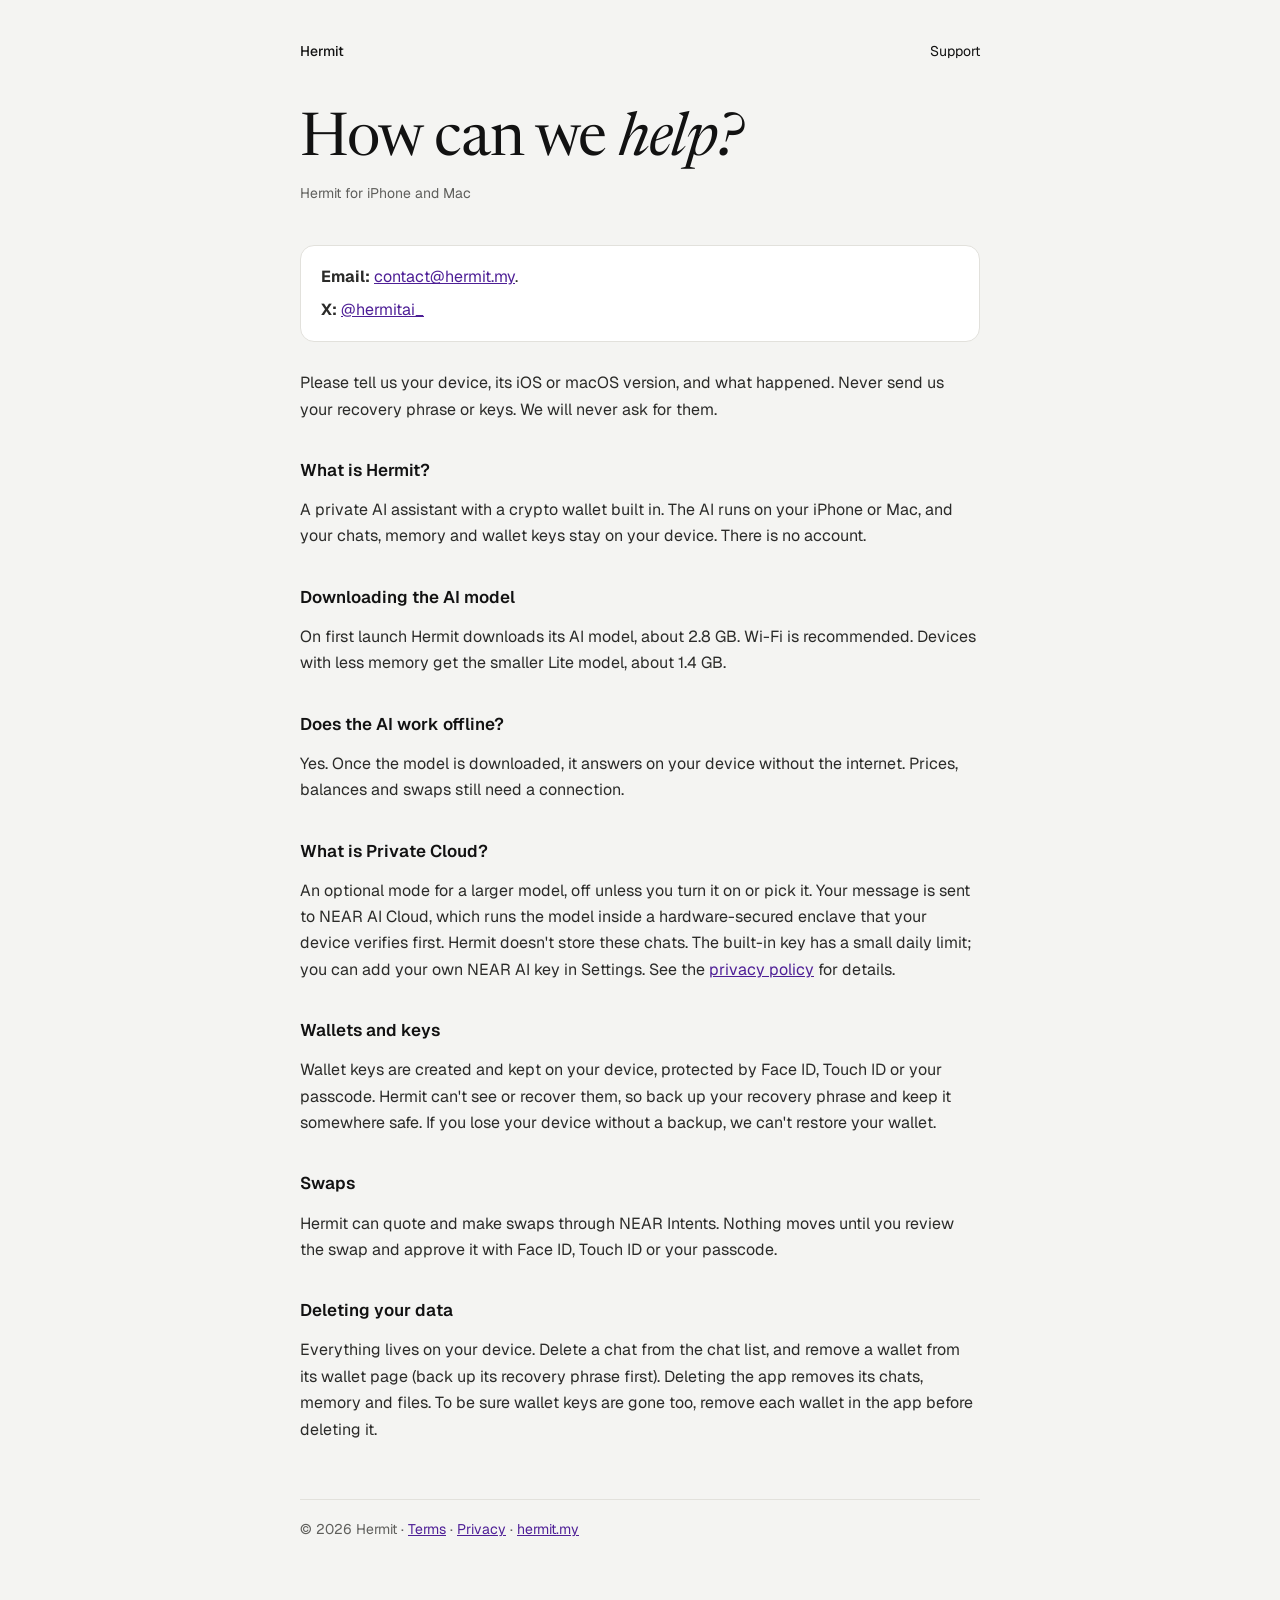
<file: public/support.html>
<!doctype html>
<html lang="en">
<head>
<meta charset="utf-8">
<meta name="viewport" content="width=device-width, initial-scale=1, viewport-fit=cover">
<title>Support · Hermit</title>
<meta name="description" content="Get help with Hermit, the private on-device AI and wallet for iPhone and Mac.">
<link rel="canonical" href="https://hermit.my/support">
<link rel="icon" href="/favicon.svg">
<link rel="preconnect" href="https://fonts.googleapis.com">
<link rel="stylesheet" href="https://fonts.googleapis.com/css2?family=Geist:wght@400;500;600&family=Newsreader:ital,opsz,wght@0,6..72,400;1,6..72,400&display=swap">
<style>
:root{--paper:#F4F4F2;--ink:#121212;--muted:#5f5f5c;--line:#e2e1dc;--purple:#4E1F96;color-scheme:light}
*{box-sizing:border-box}
body{margin:0;background:var(--paper);color:var(--ink);font:16px/1.65 "Geist",system-ui,sans-serif;
  padding:max(40px,env(safe-area-inset-top)) max(20px,env(safe-area-inset-right)) 80px max(20px,env(safe-area-inset-left))}
main{max-width:680px;margin:0 auto}
a{color:var(--purple)}
.top{display:flex;justify-content:space-between;align-items:center;margin-bottom:48px;font-size:14px}
.top a{text-decoration:none;color:var(--ink);font-weight:500}
h1{font:400 clamp(40px,7vw,60px)/1.02 "Newsreader",Georgia,serif;letter-spacing:-.02em;margin:0 0 10px}
h1 em{font-style:italic}
.date{color:var(--muted);font-size:14px;margin:0 0 40px}
h2{font:600 17px/1.3 "Geist",system-ui,sans-serif;margin:36px 0 8px}
p,li{color:#2b2b29;max-width:65ch}
ul{padding-left:20px}
li{margin:4px 0}
.box{border:1px solid var(--line);border-radius:14px;padding:18px 20px;background:#fff;margin:28px 0}
.box p{margin:0}
.box p+p{margin-top:6px}
footer{margin-top:56px;padding-top:18px;border-top:1px solid var(--line);color:var(--muted);font-size:14px}
</style>
</head>
<body>
<main>
  <div class="top"><a href="/">Hermit</a><span>Support</span></div>
  <h1>How can we <em>help?</em></h1>
  <p class="date">Hermit for iPhone and Mac</p>

  <div class="box">
    <p><b>Email:</b> <a href="mailto:contact@hermit.my">contact@hermit.my</a>.</p>
    <p><b>X:</b> <a href="https://x.com/hermitai_">@hermitai_</a></p>
  </div>
  <p>Please tell us your device, its iOS or macOS version, and what happened. Never send us your recovery phrase or keys. We will never ask for them.</p>

  <h2>What is Hermit?</h2>
  <p>A private AI assistant with a crypto wallet built in. The AI runs on your iPhone or Mac, and your chats, memory and wallet keys stay on your device. There is no account.</p>

  <h2>Downloading the AI model</h2>
  <p>On first launch Hermit downloads its AI model, about 2.8 GB. Wi-Fi is recommended. Devices with less memory get the smaller Lite model, about 1.4 GB.</p>

  <h2>Does the AI work offline?</h2>
  <p>Yes. Once the model is downloaded, it answers on your device without the internet. Prices, balances and swaps still need a connection.</p>

  <h2>What is Private Cloud?</h2>
  <p>An optional mode for a larger model, off unless you turn it on or pick it. Your message is sent to NEAR AI Cloud, which runs the model inside a hardware-secured enclave that your device verifies first. Hermit doesn't store these chats. The built-in key has a small daily limit; you can add your own NEAR AI key in Settings. See the <a href="/privacy">privacy policy</a> for details.</p>

  <h2>Wallets and keys</h2>
  <p>Wallet keys are created and kept on your device, protected by Face ID, Touch ID or your passcode. Hermit can't see or recover them, so back up your recovery phrase and keep it somewhere safe. If you lose your device without a backup, we can't restore your wallet.</p>

  <h2>Swaps</h2>
  <p>Hermit can quote and make swaps through NEAR Intents. Nothing moves until you review the swap and approve it with Face ID, Touch ID or your passcode.</p>

  <h2>Deleting your data</h2>
  <p>Everything lives on your device. Delete a chat from the chat list, and remove a wallet from its wallet page (back up its recovery phrase first). Deleting the app removes its chats, memory and files. To be sure wallet keys are gone too, remove each wallet in the app before deleting it.</p>

  <footer>© 2026 Hermit · <a href="/terms">Terms</a> · <a href="/privacy">Privacy</a> · <a href="/">hermit.my</a></footer>
</main>
</body>
</html>
</file>
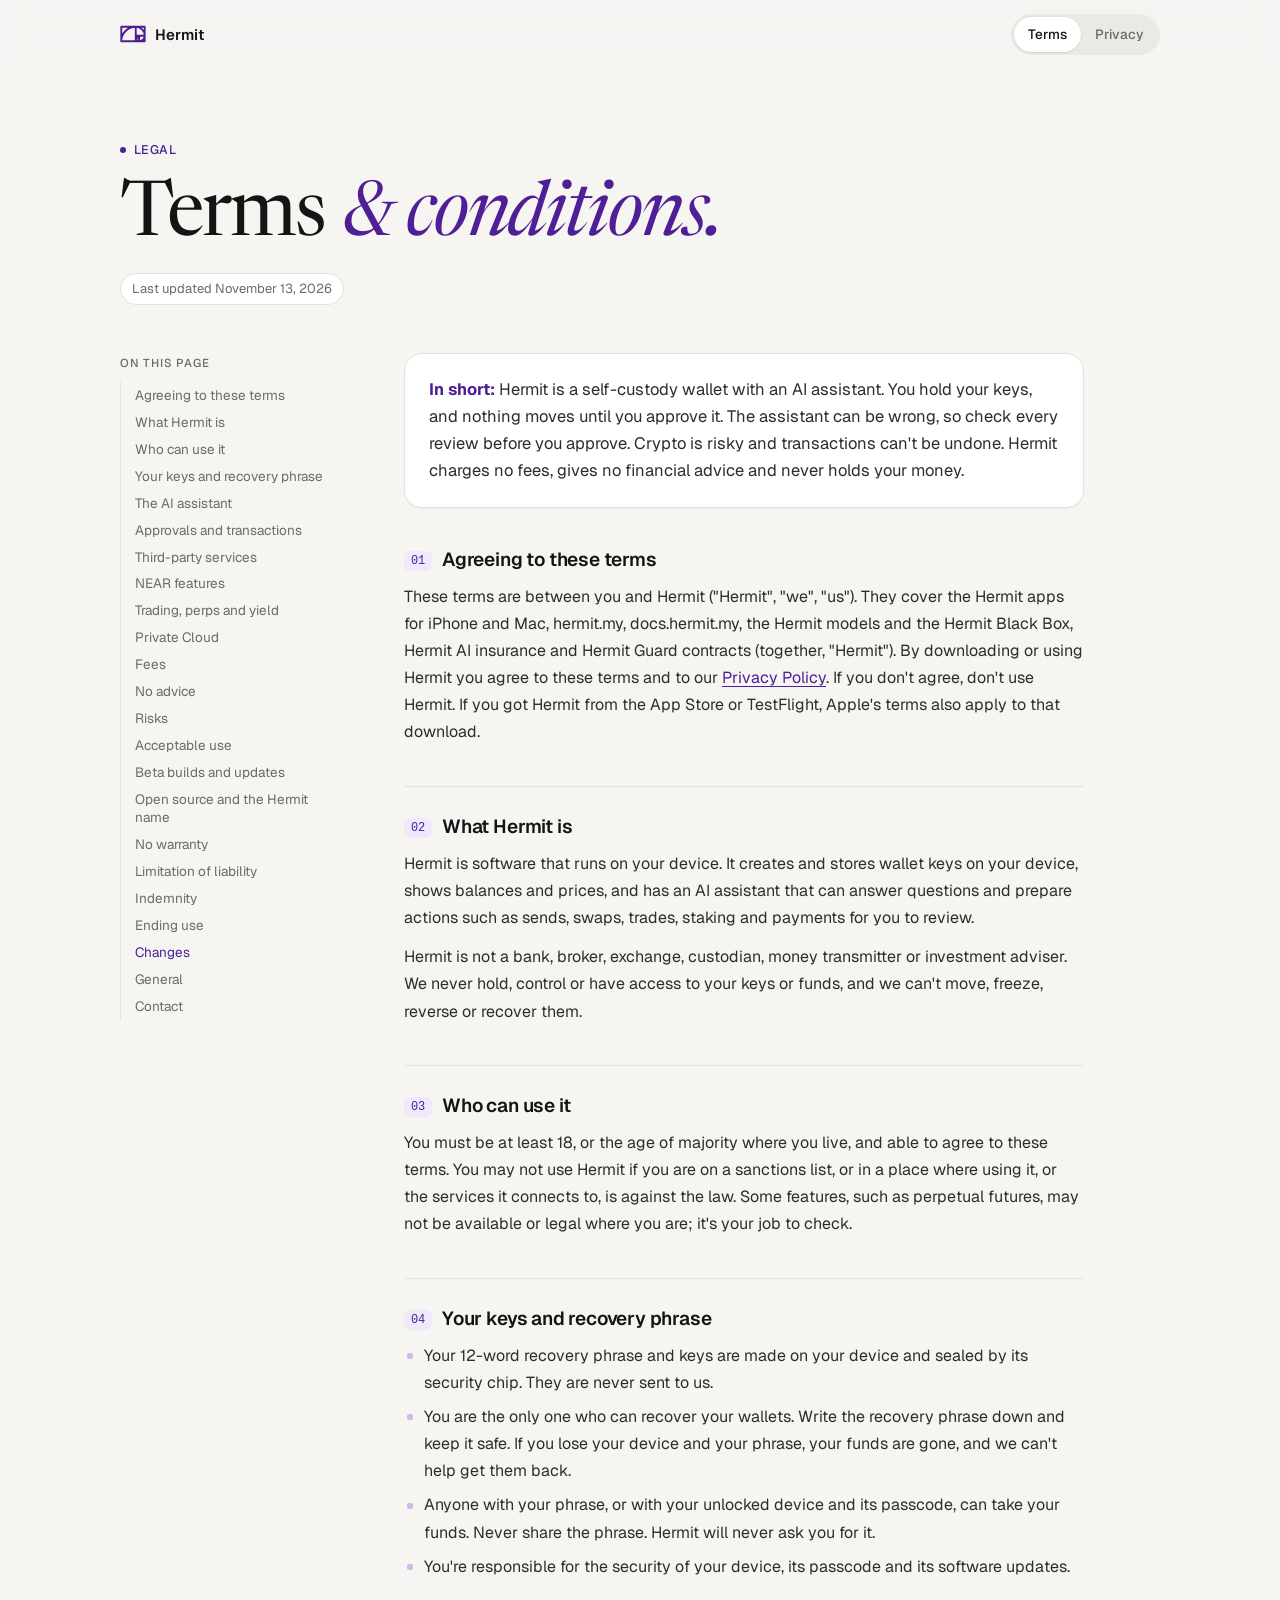
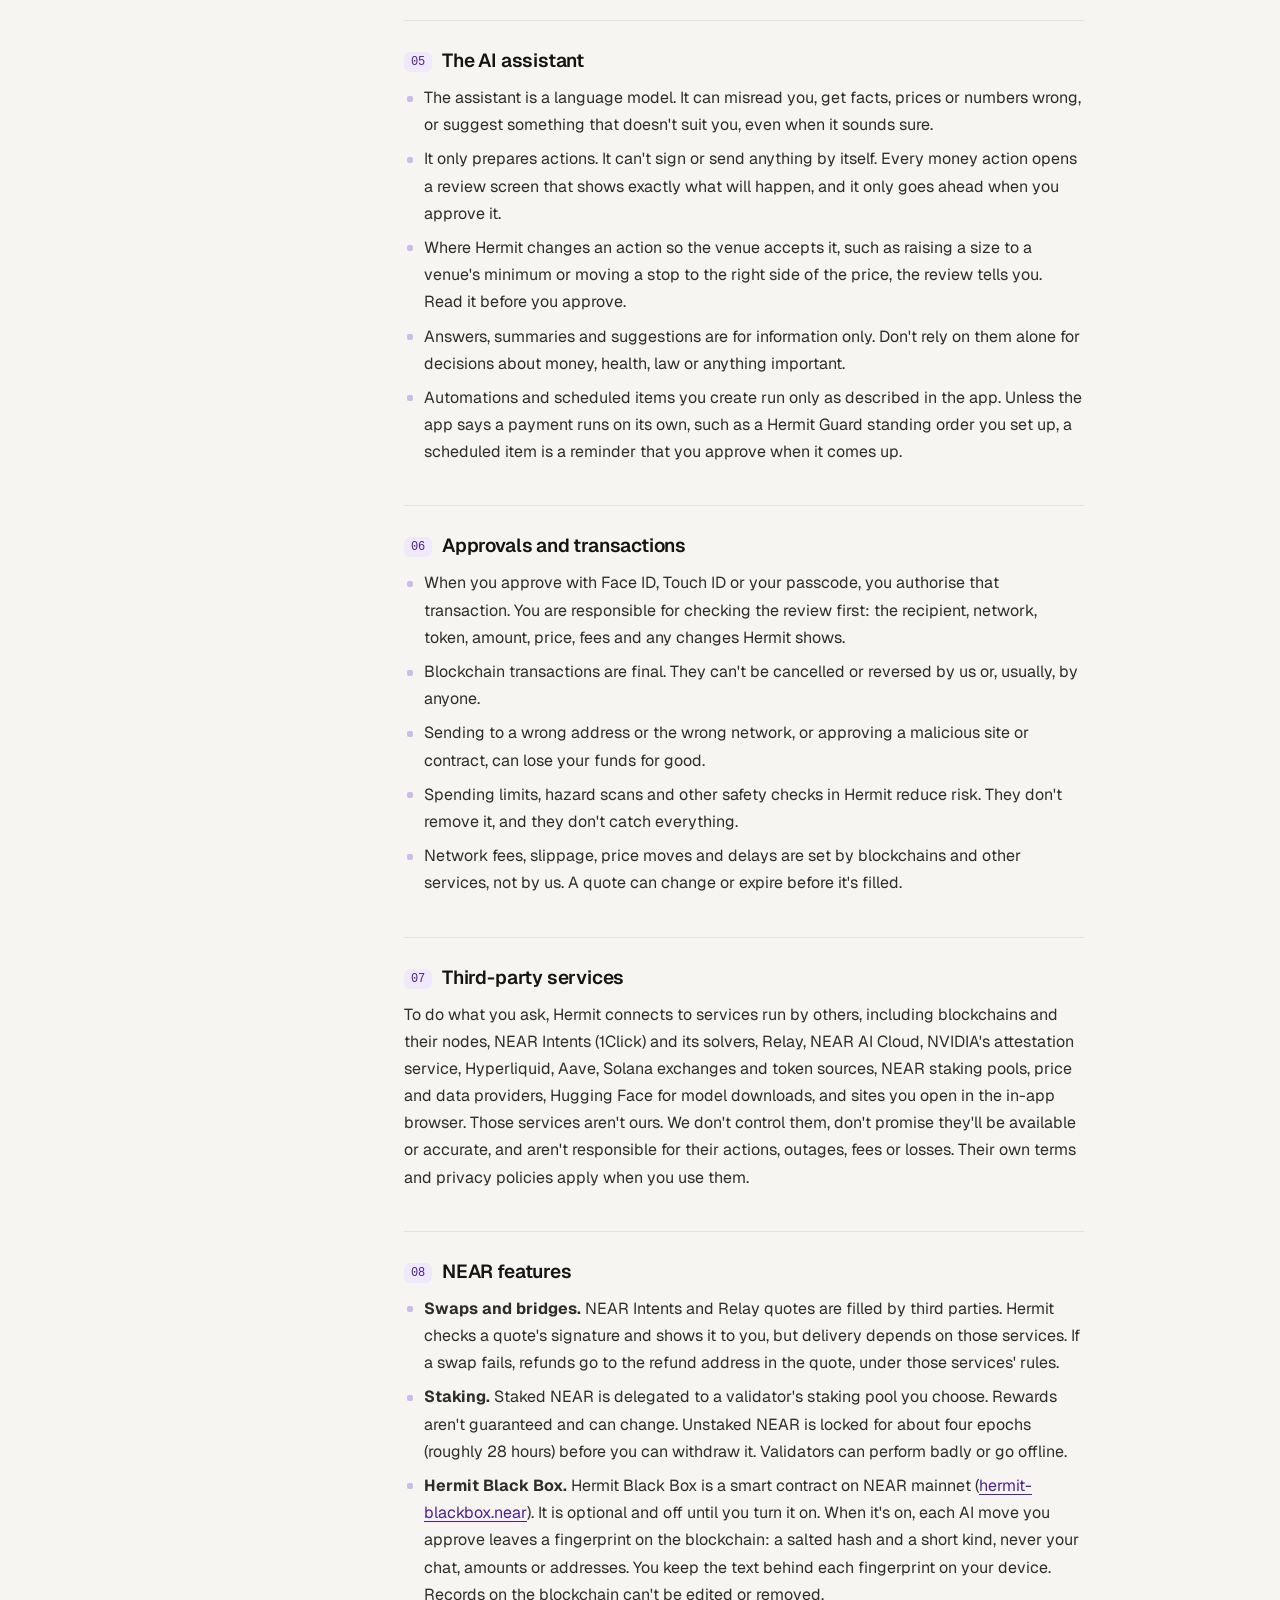
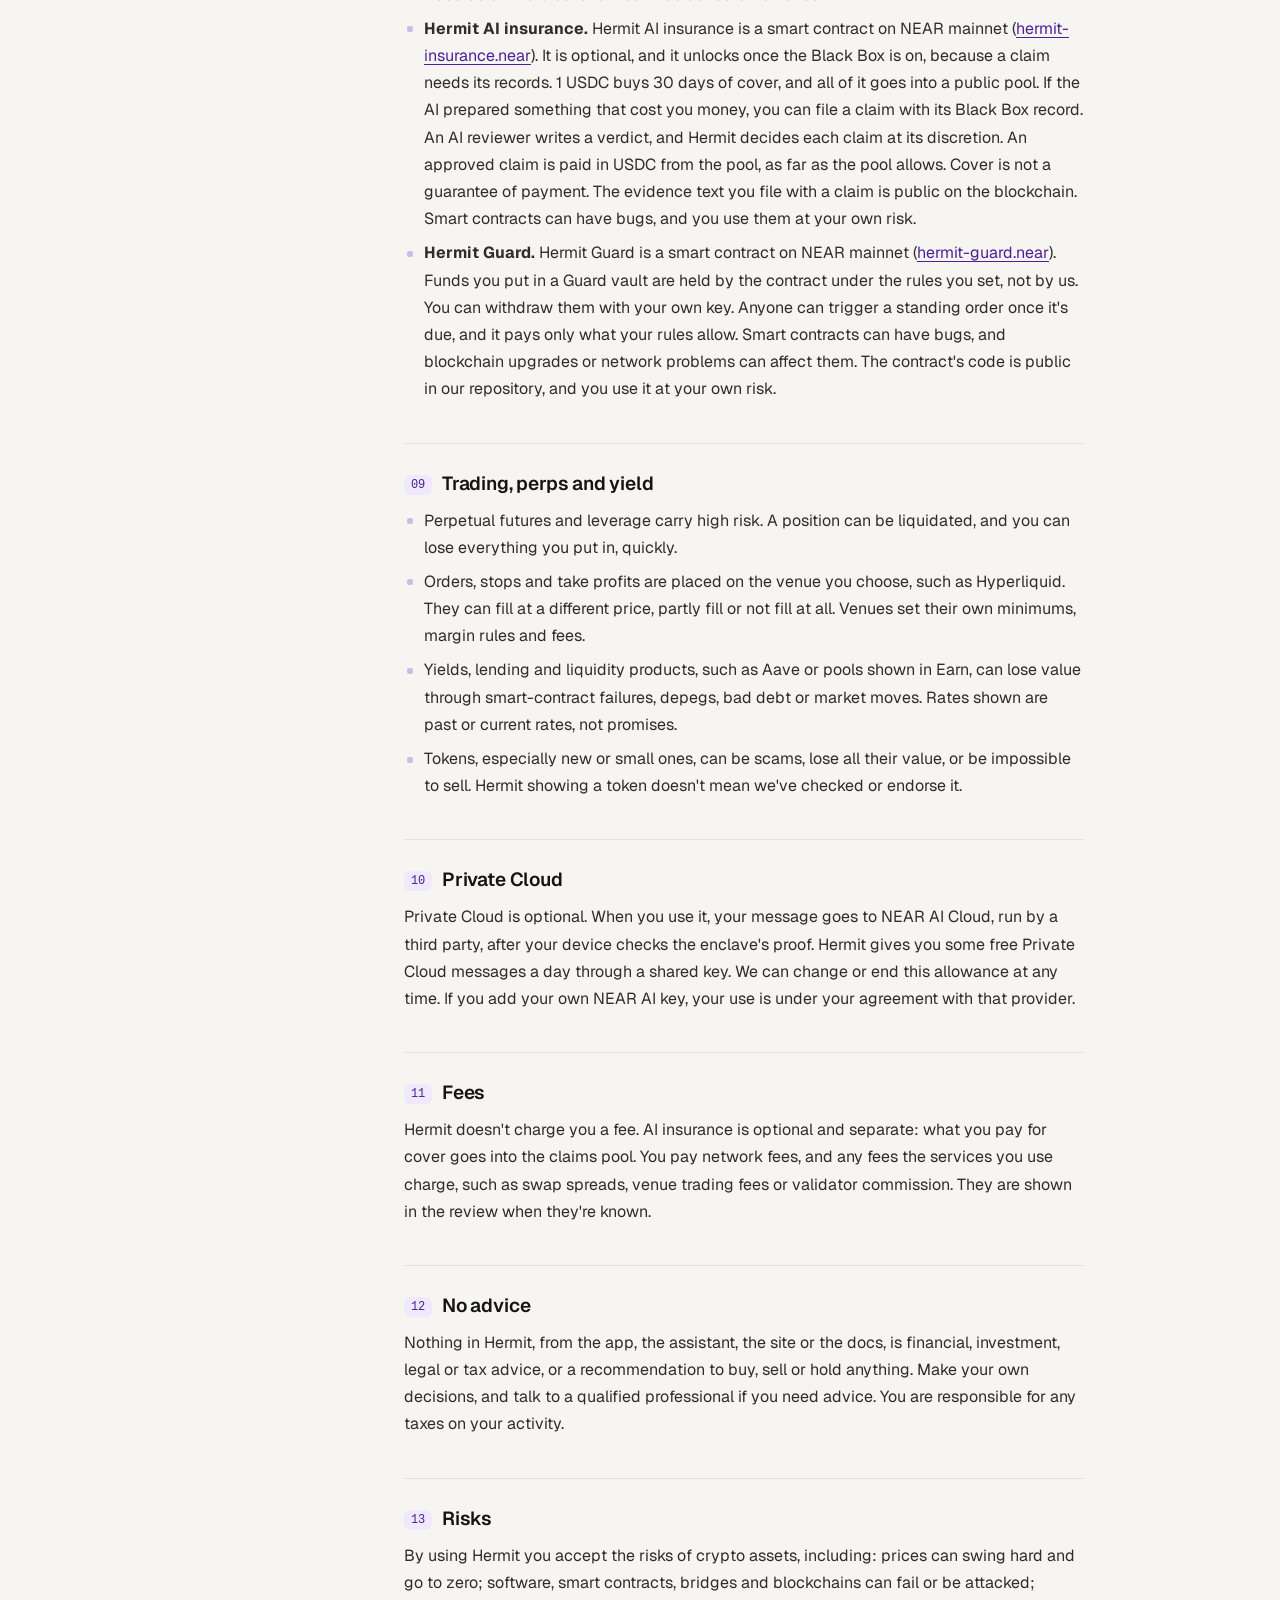
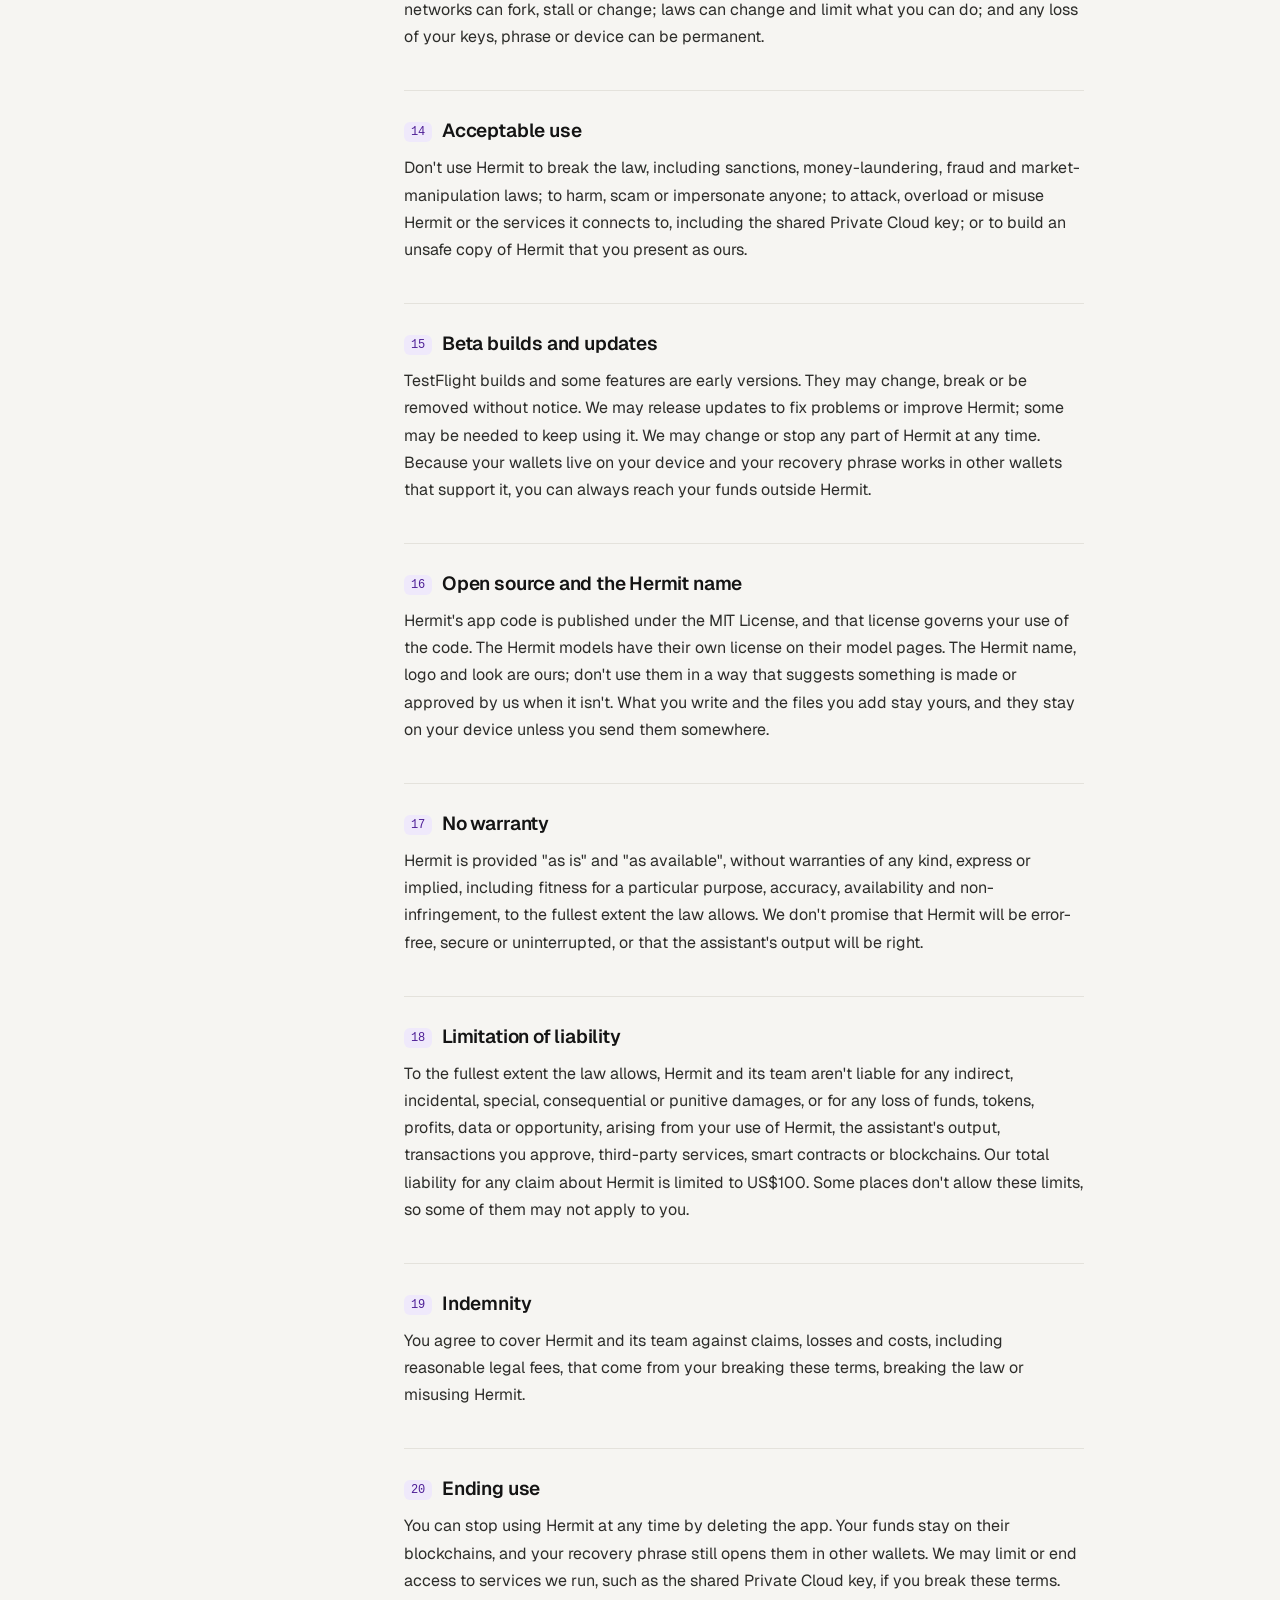
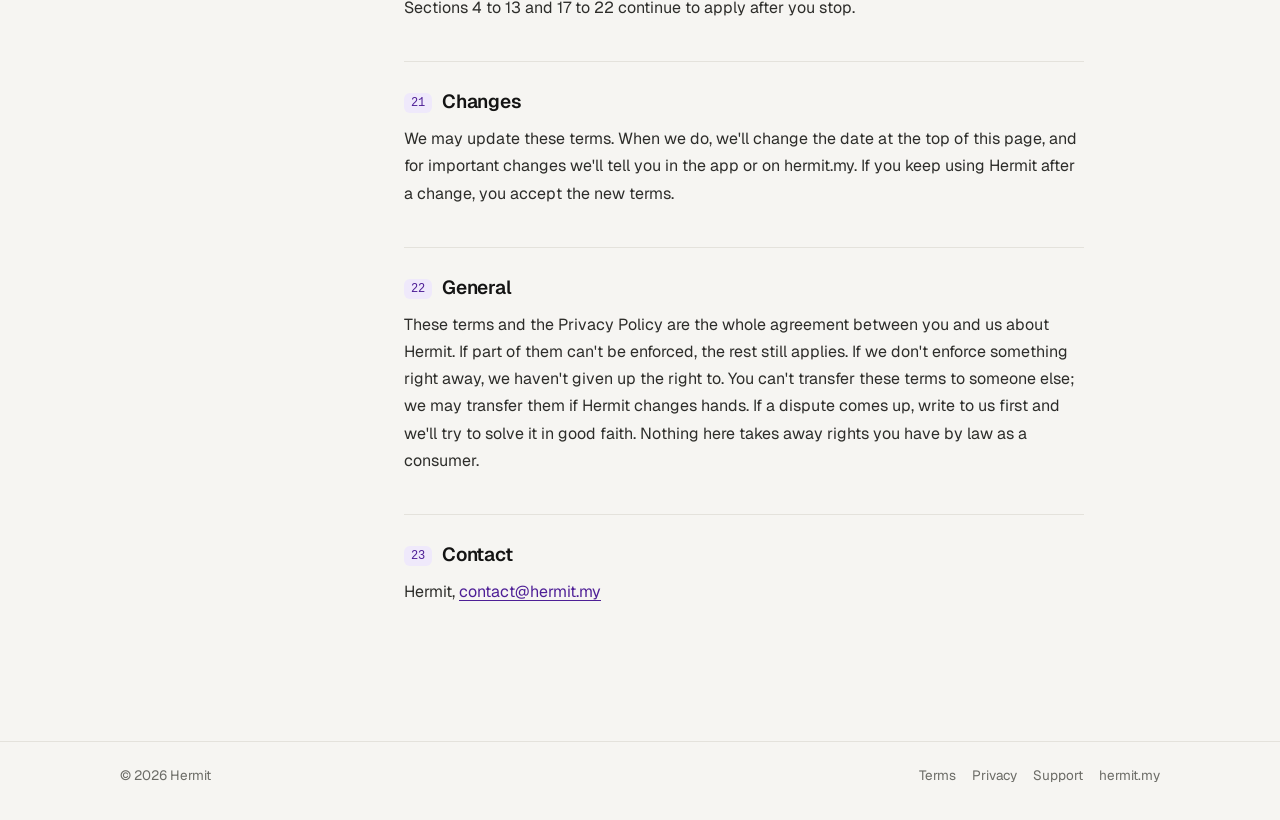
<file: public/terms.html>
<!doctype html>
<html lang="en">
<head>
<meta charset="utf-8">
<meta name="viewport" content="width=device-width, initial-scale=1, viewport-fit=cover">
<title>Terms · Hermit</title>
<meta name="description" content="Hermit's Terms and Conditions. A self-custody wallet with an on-device AI assistant: your keys, your approvals, your responsibility.">
<link rel="canonical" href="https://hermit.my/terms">
<link rel="icon" href="/favicon.svg">
<link rel="preconnect" href="https://fonts.googleapis.com">
<link rel="stylesheet" href="https://fonts.googleapis.com/css2?family=Geist:wght@400;500;600&family=Newsreader:ital,opsz,wght@0,6..72,400;1,6..72,400&display=swap">
<style>
:root{--paper:#F6F5F2;--card:#fff;--ink:#141414;--body:#2d2d2a;--muted:#6b6b66;--line:#e4e2dc;--purple:#4E1F96;--lav:#efe9fb;--lav2:#f7f3fd;color-scheme:light}
*{box-sizing:border-box}
html{scroll-behavior:smooth;scroll-padding-top:84px}
body{margin:0;background:var(--paper);color:var(--ink);font:16px/1.7 "Geist",system-ui,sans-serif;-webkit-font-smoothing:antialiased}
a{color:var(--purple);text-underline-offset:3px;text-decoration-thickness:1px}
.bar{position:sticky;top:0;z-index:5;background:rgba(246,245,242,.82);backdrop-filter:saturate(1.4) blur(12px);-webkit-backdrop-filter:saturate(1.4) blur(12px);border-bottom:1px solid transparent;transition:border-color .2s}
.bar.on{border-color:var(--line)}
.bar-in{max-width:1080px;margin:0 auto;display:flex;justify-content:space-between;align-items:center;padding:14px max(20px,env(safe-area-inset-left))}
.brand{display:flex;align-items:center;gap:9px;text-decoration:none;color:var(--ink);font-weight:600;font-size:15px}
.brand img{width:26px;height:26px}
.seg{display:flex;background:#ebe9e3;border-radius:999px;padding:3px;font-size:13.5px}
.seg a{padding:6px 14px;border-radius:999px;text-decoration:none;color:var(--muted);font-weight:500;transition:color .15s}
.seg a:hover{color:var(--ink)}
.seg a[aria-current]{background:var(--card);color:var(--ink);box-shadow:0 1px 2px rgba(0,0,0,.08),0 0 0 1px rgba(0,0,0,.03)}
.hero{max-width:1080px;margin:0 auto;padding:64px max(20px,env(safe-area-inset-left)) 8px}
.eyebrow{display:inline-flex;align-items:center;gap:8px;font-size:12.5px;font-weight:500;letter-spacing:.06em;text-transform:uppercase;color:var(--purple);margin:0 0 18px}
.eyebrow::before{content:"";width:6px;height:6px;border-radius:50%;background:var(--purple)}
h1{font:400 clamp(44px,7.5vw,76px)/1 "Newsreader",Georgia,serif;letter-spacing:-.025em;margin:0 0 18px;max-width:14ch}
h1 em{font-style:italic;color:var(--purple)}
.date{display:inline-block;color:var(--muted);font-size:13px;margin:0;padding:4px 11px;border:1px solid var(--line);border-radius:999px;background:var(--card)}
.wrap{max-width:1080px;margin:0 auto;padding:40px max(20px,env(safe-area-inset-left)) 96px;display:grid;grid-template-columns:220px minmax(0,680px);gap:64px;align-items:start}
aside{position:sticky;top:84px;font-size:13.5px}
aside p{margin:0 0 10px;font-size:11.5px;letter-spacing:.07em;text-transform:uppercase;color:var(--muted);font-weight:500}
aside ol{list-style:none;margin:0;padding:0;border-left:1px solid var(--line);max-height:calc(100vh - 140px);overflow:auto}
aside li{margin:0;padding:0}
aside li::before{display:none}
aside a{display:block;padding:4px 0 4px 14px;margin-left:-1px;border-left:1px solid transparent;color:var(--muted);text-decoration:none;line-height:1.4}
aside a:hover{color:var(--ink)}
aside a.cur{color:var(--purple);border-left-color:var(--purple)}
article{min-width:0}
.box{position:relative;border-radius:18px;padding:22px 24px;background:#fff;border:1px solid var(--line);box-shadow:0 1px 2px rgba(0,0,0,.03);margin:0 0 40px}
.box p{margin:0;color:var(--body);font-size:16.5px;line-height:1.65}
.box b{color:var(--purple)}
section{padding:28px 0;border-top:1px solid var(--line)}
section:first-of-type{border-top:0;padding-top:0}
h2{font:600 19px/1.3 "Geist",system-ui,sans-serif;letter-spacing:-.01em;margin:0 0 10px;display:flex;gap:10px;align-items:baseline}
h2 .n{font:500 12px/1 ui-monospace,"SF Mono",Menlo,monospace;color:var(--purple);background:var(--lav);padding:4px 7px;border-radius:6px;flex:none;transform:translateY(-2px)}
p,li{color:var(--body);max-width:66ch}
p{margin:0 0 12px}
ul{padding-left:0;list-style:none;margin:0 0 12px}
li{position:relative;padding-left:20px;margin:7px 0}
li::before{content:"";position:absolute;left:3px;top:.72em;width:6px;height:6px;border-radius:2px;background:#cbbcea}
footer{border-top:1px solid var(--line);color:var(--muted);font-size:13.5px}
.foot-in{max-width:1080px;margin:0 auto;padding:22px max(20px,env(safe-area-inset-left)) 40px;display:flex;justify-content:space-between;gap:16px;flex-wrap:wrap}
footer a{color:var(--muted);text-decoration:none;margin-left:16px}
footer a:hover{color:var(--ink)}
@media (max-width:900px){.wrap{grid-template-columns:minmax(0,1fr);gap:0;padding-top:28px}aside{display:none}.hero{padding-top:40px}}
@media (max-width:480px){footer a{margin:0 14px 0 0}.box{padding:18px}}
</style>
</head>
<body>
<header class="bar"><div class="bar-in"><a class="brand" href="/"><img src="favicon.svg" alt="">Hermit</a><nav class="seg"><a href="terms" aria-current="page">Terms</a><a href="privacy">Privacy</a></nav></div></header>
<div class="hero">
  <p class="eyebrow">Legal</p>
  <h1>Terms <em>&amp; conditions.</em></h1>
  <p class="date">Last updated November 13, 2026</p>
</div>
<main class="wrap">
  <aside><p>On this page</p><ol><li><a href="#agree">Agreeing to these terms</a></li><li><a href="#what">What Hermit is</a></li><li><a href="#who">Who can use it</a></li><li><a href="#keys">Your keys and recovery phrase</a></li><li><a href="#ai">The AI assistant</a></li><li><a href="#approve">Approvals and transactions</a></li><li><a href="#third">Third-party services</a></li><li><a href="#near">NEAR features</a></li><li><a href="#trade">Trading, perps and yield</a></li><li><a href="#cloud">Private Cloud</a></li><li><a href="#fees">Fees</a></li><li><a href="#advice">No advice</a></li><li><a href="#risk">Risks</a></li><li><a href="#rules">Acceptable use</a></li><li><a href="#beta">Beta builds and updates</a></li><li><a href="#ip">Open source and the Hermit name</a></li><li><a href="#warranty">No warranty</a></li><li><a href="#liability">Limitation of liability</a></li><li><a href="#indemnity">Indemnity</a></li><li><a href="#end">Ending use</a></li><li><a href="#changes">Changes</a></li><li><a href="#general">General</a></li><li><a href="#contact">Contact</a></li></ol></aside>
  <article>
  <div class="box"><p><b>In short:</b> Hermit is a self-custody wallet with an AI assistant. You hold your keys, and nothing moves until you approve it. The assistant can be wrong, so check every review before you approve. Crypto is risky and transactions can't be undone. Hermit charges no fees, gives no financial advice and never holds your money.</p></div>
  <section id="agree">
    <h2><span class="n">01</span>Agreeing to these terms</h2>
  <p>These terms are between you and Hermit ("Hermit", "we", "us"). They cover the Hermit apps for iPhone and Mac, hermit.my, docs.hermit.my, the Hermit models and the Hermit Black Box, Hermit AI insurance and Hermit Guard contracts (together, "Hermit"). By downloading or using Hermit you agree to these terms and to our <a href="privacy">Privacy Policy</a>. If you don't agree, don't use Hermit. If you got Hermit from the App Store or TestFlight, Apple's terms also apply to that download.</p>
  </section>
  <section id="what">
    <h2><span class="n">02</span>What Hermit is</h2>
  <p>Hermit is software that runs on your device. It creates and stores wallet keys on your device, shows balances and prices, and has an AI assistant that can answer questions and prepare actions such as sends, swaps, trades, staking and payments for you to review.</p>
  <p>Hermit is not a bank, broker, exchange, custodian, money transmitter or investment adviser. We never hold, control or have access to your keys or funds, and we can't move, freeze, reverse or recover them.</p>
  </section>
  <section id="who">
    <h2><span class="n">03</span>Who can use it</h2>
  <p>You must be at least 18, or the age of majority where you live, and able to agree to these terms. You may not use Hermit if you are on a sanctions list, or in a place where using it, or the services it connects to, is against the law. Some features, such as perpetual futures, may not be available or legal where you are; it's your job to check.</p>
  </section>
  <section id="keys">
    <h2><span class="n">04</span>Your keys and recovery phrase</h2>
  <ul>
    <li>Your 12-word recovery phrase and keys are made on your device and sealed by its security chip. They are never sent to us.</li>
    <li>You are the only one who can recover your wallets. Write the recovery phrase down and keep it safe. If you lose your device and your phrase, your funds are gone, and we can't help get them back.</li>
    <li>Anyone with your phrase, or with your unlocked device and its passcode, can take your funds. Never share the phrase. Hermit will never ask you for it.</li>
    <li>You're responsible for the security of your device, its passcode and its software updates.</li>
  </ul>
  </section>
  <section id="ai">
    <h2><span class="n">05</span>The AI assistant</h2>
  <ul>
    <li>The assistant is a language model. It can misread you, get facts, prices or numbers wrong, or suggest something that doesn't suit you, even when it sounds sure.</li>
    <li>It only prepares actions. It can't sign or send anything by itself. Every money action opens a review screen that shows exactly what will happen, and it only goes ahead when you approve it.</li>
    <li>Where Hermit changes an action so the venue accepts it, such as raising a size to a venue's minimum or moving a stop to the right side of the price, the review tells you. Read it before you approve.</li>
    <li>Answers, summaries and suggestions are for information only. Don't rely on them alone for decisions about money, health, law or anything important.</li>
    <li>Automations and scheduled items you create run only as described in the app. Unless the app says a payment runs on its own, such as a Hermit Guard standing order you set up, a scheduled item is a reminder that you approve when it comes up.</li>
  </ul>
  </section>
  <section id="approve">
    <h2><span class="n">06</span>Approvals and transactions</h2>
  <ul>
    <li>When you approve with Face ID, Touch ID or your passcode, you authorise that transaction. You are responsible for checking the review first: the recipient, network, token, amount, price, fees and any changes Hermit shows.</li>
    <li>Blockchain transactions are final. They can't be cancelled or reversed by us or, usually, by anyone.</li>
    <li>Sending to a wrong address or the wrong network, or approving a malicious site or contract, can lose your funds for good.</li>
    <li>Spending limits, hazard scans and other safety checks in Hermit reduce risk. They don't remove it, and they don't catch everything.</li>
    <li>Network fees, slippage, price moves and delays are set by blockchains and other services, not by us. A quote can change or expire before it's filled.</li>
  </ul>
  </section>
  <section id="third">
    <h2><span class="n">07</span>Third-party services</h2>
  <p>To do what you ask, Hermit connects to services run by others, including blockchains and their nodes, NEAR Intents (1Click) and its solvers, Relay, NEAR AI Cloud, NVIDIA's attestation service, Hyperliquid, Aave, Solana exchanges and token sources, NEAR staking pools, price and data providers, Hugging Face for model downloads, and sites you open in the in-app browser. Those services aren't ours. We don't control them, don't promise they'll be available or accurate, and aren't responsible for their actions, outages, fees or losses. Their own terms and privacy policies apply when you use them.</p>
  </section>
  <section id="near">
    <h2><span class="n">08</span>NEAR features</h2>
  <ul>
    <li><b>Swaps and bridges.</b> NEAR Intents and Relay quotes are filled by third parties. Hermit checks a quote's signature and shows it to you, but delivery depends on those services. If a swap fails, refunds go to the refund address in the quote, under those services' rules.</li>
    <li><b>Staking.</b> Staked NEAR is delegated to a validator's staking pool you choose. Rewards aren't guaranteed and can change. Unstaked NEAR is locked for about four epochs (roughly 28 hours) before you can withdraw it. Validators can perform badly or go offline.</li>
    <li><b>Hermit Black Box.</b> Hermit Black Box is a smart contract on NEAR mainnet (<a href="https://nearblocks.io/address/hermit-blackbox.near">hermit-blackbox.near</a>). It is optional and off until you turn it on. When it's on, each AI move you approve leaves a fingerprint on the blockchain: a salted hash and a short kind, never your chat, amounts or addresses. You keep the text behind each fingerprint on your device. Records on the blockchain can't be edited or removed.</li>
    <li><b>Hermit AI insurance.</b> Hermit AI insurance is a smart contract on NEAR mainnet (<a href="https://nearblocks.io/address/hermit-insurance.near">hermit-insurance.near</a>). It is optional, and it unlocks once the Black Box is on, because a claim needs its records. 1 USDC buys 30 days of cover, and all of it goes into a public pool. If the AI prepared something that cost you money, you can file a claim with its Black Box record. An AI reviewer writes a verdict, and Hermit decides each claim at its discretion. An approved claim is paid in USDC from the pool, as far as the pool allows. Cover is not a guarantee of payment. The evidence text you file with a claim is public on the blockchain. Smart contracts can have bugs, and you use them at your own risk.</li>
    <li><b>Hermit Guard.</b> Hermit Guard is a smart contract on NEAR mainnet (<a href="https://nearblocks.io/address/hermit-guard.near">hermit-guard.near</a>). Funds you put in a Guard vault are held by the contract under the rules you set, not by us. You can withdraw them with your own key. Anyone can trigger a standing order once it's due, and it pays only what your rules allow. Smart contracts can have bugs, and blockchain upgrades or network problems can affect them. The contract's code is public in our repository, and you use it at your own risk.</li>
  </ul>
  </section>
  <section id="trade">
    <h2><span class="n">09</span>Trading, perps and yield</h2>
  <ul>
    <li>Perpetual futures and leverage carry high risk. A position can be liquidated, and you can lose everything you put in, quickly.</li>
    <li>Orders, stops and take profits are placed on the venue you choose, such as Hyperliquid. They can fill at a different price, partly fill or not fill at all. Venues set their own minimums, margin rules and fees.</li>
    <li>Yields, lending and liquidity products, such as Aave or pools shown in Earn, can lose value through smart-contract failures, depegs, bad debt or market moves. Rates shown are past or current rates, not promises.</li>
    <li>Tokens, especially new or small ones, can be scams, lose all their value, or be impossible to sell. Hermit showing a token doesn't mean we've checked or endorse it.</li>
  </ul>
  </section>
  <section id="cloud">
    <h2><span class="n">10</span>Private Cloud</h2>
  <p>Private Cloud is optional. When you use it, your message goes to NEAR AI Cloud, run by a third party, after your device checks the enclave's proof. Hermit gives you some free Private Cloud messages a day through a shared key. We can change or end this allowance at any time. If you add your own NEAR AI key, your use is under your agreement with that provider.</p>
  </section>
  <section id="fees">
    <h2><span class="n">11</span>Fees</h2>
  <p>Hermit doesn't charge you a fee. AI insurance is optional and separate: what you pay for cover goes into the claims pool. You pay network fees, and any fees the services you use charge, such as swap spreads, venue trading fees or validator commission. They are shown in the review when they're known.</p>
  </section>
  <section id="advice">
    <h2><span class="n">12</span>No advice</h2>
  <p>Nothing in Hermit, from the app, the assistant, the site or the docs, is financial, investment, legal or tax advice, or a recommendation to buy, sell or hold anything. Make your own decisions, and talk to a qualified professional if you need advice. You are responsible for any taxes on your activity.</p>
  </section>
  <section id="risk">
    <h2><span class="n">13</span>Risks</h2>
  <p>By using Hermit you accept the risks of crypto assets, including: prices can swing hard and go to zero; software, smart contracts, bridges and blockchains can fail or be attacked; networks can fork, stall or change; laws can change and limit what you can do; and any loss of your keys, phrase or device can be permanent.</p>
  </section>
  <section id="rules">
    <h2><span class="n">14</span>Acceptable use</h2>
  <p>Don't use Hermit to break the law, including sanctions, money-laundering, fraud and market-manipulation laws; to harm, scam or impersonate anyone; to attack, overload or misuse Hermit or the services it connects to, including the shared Private Cloud key; or to build an unsafe copy of Hermit that you present as ours.</p>
  </section>
  <section id="beta">
    <h2><span class="n">15</span>Beta builds and updates</h2>
  <p>TestFlight builds and some features are early versions. They may change, break or be removed without notice. We may release updates to fix problems or improve Hermit; some may be needed to keep using it. We may change or stop any part of Hermit at any time. Because your wallets live on your device and your recovery phrase works in other wallets that support it, you can always reach your funds outside Hermit.</p>
  </section>
  <section id="ip">
    <h2><span class="n">16</span>Open source and the Hermit name</h2>
  <p>Hermit's app code is published under the MIT License, and that license governs your use of the code. The Hermit models have their own license on their model pages. The Hermit name, logo and look are ours; don't use them in a way that suggests something is made or approved by us when it isn't. What you write and the files you add stay yours, and they stay on your device unless you send them somewhere.</p>
  </section>
  <section id="warranty">
    <h2><span class="n">17</span>No warranty</h2>
  <p>Hermit is provided "as is" and "as available", without warranties of any kind, express or implied, including fitness for a particular purpose, accuracy, availability and non-infringement, to the fullest extent the law allows. We don't promise that Hermit will be error-free, secure or uninterrupted, or that the assistant's output will be right.</p>
  </section>
  <section id="liability">
    <h2><span class="n">18</span>Limitation of liability</h2>
  <p>To the fullest extent the law allows, Hermit and its team aren't liable for any indirect, incidental, special, consequential or punitive damages, or for any loss of funds, tokens, profits, data or opportunity, arising from your use of Hermit, the assistant's output, transactions you approve, third-party services, smart contracts or blockchains. Our total liability for any claim about Hermit is limited to US$100. Some places don't allow these limits, so some of them may not apply to you.</p>
  </section>
  <section id="indemnity">
    <h2><span class="n">19</span>Indemnity</h2>
  <p>You agree to cover Hermit and its team against claims, losses and costs, including reasonable legal fees, that come from your breaking these terms, breaking the law or misusing Hermit.</p>
  </section>
  <section id="end">
    <h2><span class="n">20</span>Ending use</h2>
  <p>You can stop using Hermit at any time by deleting the app. Your funds stay on their blockchains, and your recovery phrase still opens them in other wallets. We may limit or end access to services we run, such as the shared Private Cloud key, if you break these terms. Sections 4 to 13 and 17 to 22 continue to apply after you stop.</p>
  </section>
  <section id="changes">
    <h2><span class="n">21</span>Changes</h2>
  <p>We may update these terms. When we do, we'll change the date at the top of this page, and for important changes we'll tell you in the app or on hermit.my. If you keep using Hermit after a change, you accept the new terms.</p>
  </section>
  <section id="general">
    <h2><span class="n">22</span>General</h2>
  <p>These terms and the Privacy Policy are the whole agreement between you and us about Hermit. If part of them can't be enforced, the rest still applies. If we don't enforce something right away, we haven't given up the right to. You can't transfer these terms to someone else; we may transfer them if Hermit changes hands. If a dispute comes up, write to us first and we'll try to solve it in good faith. Nothing here takes away rights you have by law as a consumer.</p>
  </section>
  <section id="contact">
    <h2><span class="n">23</span>Contact</h2>
  <p>Hermit, <a href="mailto:contact@hermit.my">contact@hermit.my</a></p>
  </section>
  </article>
</main>
<footer><div class="foot-in"><span>© 2026 Hermit</span><span><a href="terms">Terms</a><a href="privacy">Privacy</a><a href="support">Support</a><a href="/">hermit.my</a></span></div></footer>
<script>
(()=>{const bar=document.querySelector('.bar');const on=()=>bar.classList.toggle('on',scrollY>8);on();addEventListener('scroll',on,{passive:true});
const links=[...document.querySelectorAll('aside a')];const map=new Map(links.map(a=>[a.getAttribute('href').slice(1),a]));
const io=new IntersectionObserver(es=>{es.forEach(e=>{if(e.isIntersecting){links.forEach(l=>l.classList.remove('cur'));const a=map.get(e.target.id);a&&a.classList.add('cur')}})},{rootMargin:'-90px 0px -70% 0px'});
document.querySelectorAll('section[id]').forEach(s=>io.observe(s))})();
</script>
</body>
</html>
</file>
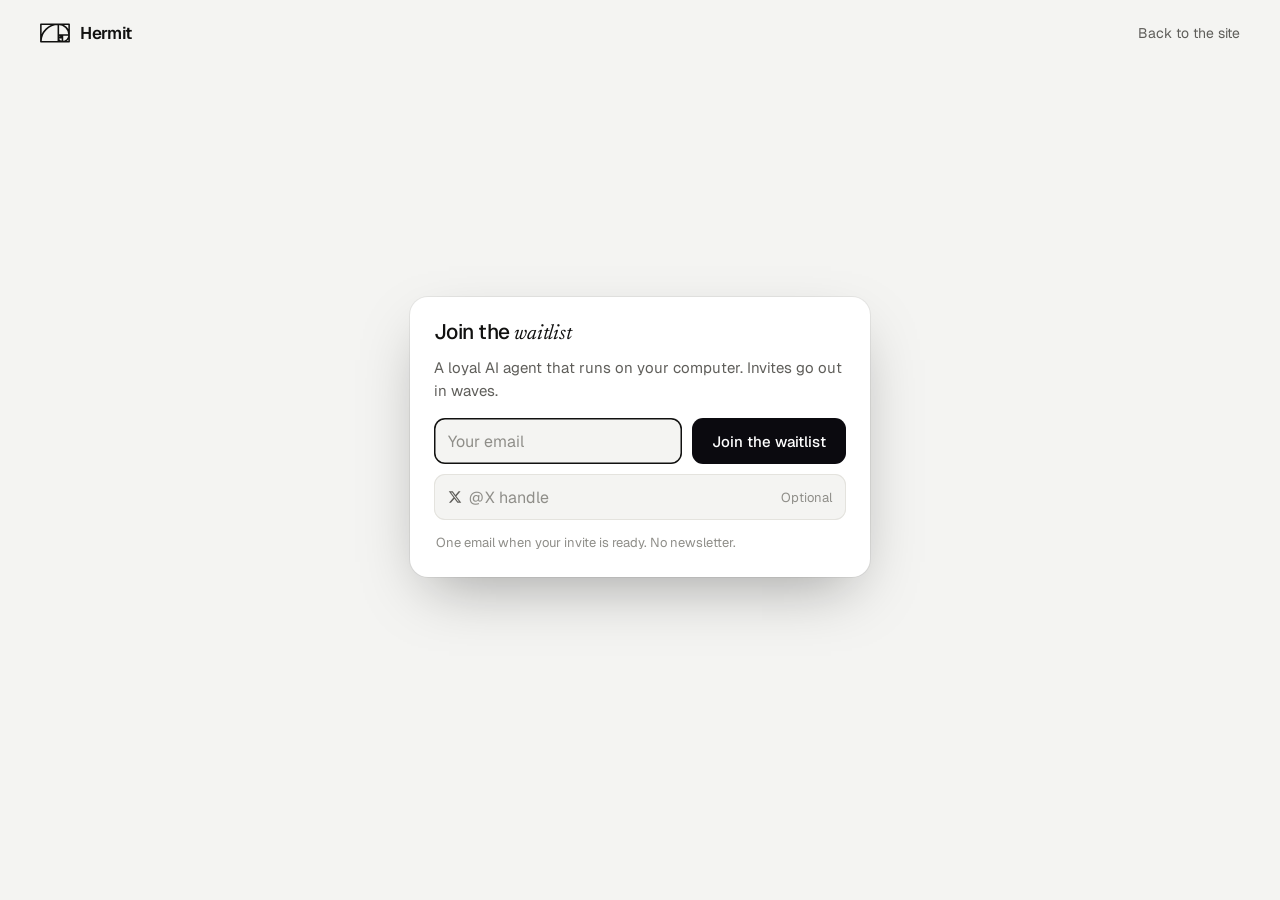
<file: public/waitlist.html>
<!doctype html>
<html lang="en">
<head>
<meta charset="utf-8">
<meta name="viewport" content="width=device-width, initial-scale=1, viewport-fit=cover">
<meta name="color-scheme" content="light">
<title>Hermit · Join the waitlist</title>
<meta name="description" content="Join the Hermit waitlist. A private AI agent that runs on your computer and holds your keys.">
<link rel="canonical" href="https://hermit.my/waitlist">
<meta property="og:type" content="website">
<meta property="og:site_name" content="Hermit">
<meta property="og:title" content="Join the Hermit waitlist">
<meta property="og:description" content="Your own private agent to earn, trade and pay. Runs on your computer and holds your keys. Mac app out now, iPhone in beta.">
<meta property="og:url" content="https://hermit.my/waitlist">
<meta property="og:image" content="https://hermit.my/og.jpg?v=2">
<meta property="og:image:secure_url" content="https://hermit.my/og.jpg?v=2">
<meta property="og:image:type" content="image/jpeg">
<meta property="og:image:width" content="1200">
<meta property="og:image:height" content="630">
<meta property="og:image:alt" content="Hermit: Loyal to you. Your own private agent to earn, trade and pay. Runs on your computer. Holds your keys. hermit.my, Mac and iPhone.">
<meta name="twitter:card" content="summary_large_image">
<meta name="twitter:site" content="@hermitai_">
<meta name="twitter:title" content="Join the Hermit waitlist">
<meta name="twitter:description" content="Your own private agent to earn, trade and pay. Runs on your computer and holds your keys. Mac app out now, iPhone in beta.">
<meta name="twitter:image" content="https://hermit.my/og.jpg?v=2">
<meta name="twitter:image:alt" content="Hermit: Loyal to you. Your own private agent to earn, trade and pay. Runs on your computer. Holds your keys. hermit.my, Mac and iPhone.">
<link rel="icon" href="/favicon.svg" type="image/svg+xml">
<script>document.documentElement.dataset.theme = 'light';   // light only</script>
<link rel="preconnect" href="https://fonts.googleapis.com">
<link rel="preconnect" href="https://fonts.gstatic.com" crossorigin>
<link href="https://fonts.googleapis.com/css2?family=Geist:wght@400;500;600&family=Newsreader:ital,opsz,wght@1,6..72,400&display=swap" rel="stylesheet">
<link rel="stylesheet" href="wl.css">
</head>
<body class="wl-page">
<svg width="0" height="0" style="position:absolute" aria-hidden="true">
  <symbol id="m" viewBox="0 0 171.8 110"><path d="M5 5h161.8v100H5zM105 5v100M105 66.8h61.8M128.6 66.8V105M105 81.4h23.6M119.6 66.8v14.6M5 105A100 100 0 0 1 105 5a61.8 61.8 0 0 1 61.8 61.8 38.2 38.2 0 0 1-38.2 38.2 23.6 23.6 0 0 1-23.6-23.6 14.6 14.6 0 0 1 14.6-14.6"/></symbol>
</svg>
<header class="wl-top">
  <a class="wl-brand" href="/"><svg aria-hidden="true"><use href="#m"/></svg>Hermit</a>
  <a class="wl-back" href="/">Back to the site</a>
</header>
<main>
  <div id="wl-mount"><noscript><p style="max-width:420px;text-align:center">The waitlist needs JavaScript. You can also email <a href="mailto:contact@hermit.my">contact@hermit.my</a>.</p></noscript></div>
</main>
<script src="wl.js"></script>
</body>
</html>
</file>
<file: public/wl.css>
/* waitlist card (2026-11-10): email + optional X handle, one black button.
   Desktop: a small card over a dim page. Phones (<=600px): a bottom sheet with a grab handle. /waitlist shows the same card on its own. */
.wl-bg { --wl-paper: #F4F4F2; --wl-ink: #111110; --wl-ink-2: #5F5E5A; --wl-ink-3: #8F8E89; --wl-line: #DEDDD8; --wl-err: #C2382B;
  position: fixed; inset: 0; z-index: 1000; display: grid; place-items: center; padding: 24px;
  background: rgba(24, 23, 20, .42); -webkit-backdrop-filter: blur(3px); backdrop-filter: blur(3px);
  opacity: 0; visibility: hidden; transition: opacity .22s ease, visibility 0s linear .22s; }
.wl-bg.open { opacity: 1; visibility: visible; transition: opacity .22s ease, visibility 0s; }
.wl-bg[hidden] { display: none; }
html.wl-lock, html.wl-lock body { overflow: hidden; }

.wl { --wl-paper: #F4F4F2; --wl-ink: #111110; --wl-ink-2: #5F5E5A; --wl-ink-3: #8F8E89; --wl-line: #DEDDD8; --wl-err: #C2382B;
  position: relative; width: min(460px, 100%); padding: 22px 24px 24px; border-radius: 18px; background: var(--wl-paper); color: var(--wl-ink);
  box-shadow: 0 0 0 1px rgba(0, 0, 0, .06), 0 24px 60px -18px rgba(0, 0, 0, .35); font-family: 'Geist', system-ui, sans-serif; text-align: left; }
.wl-bg .wl { transform: translateY(10px) scale(.98); opacity: 0; transition: transform .28s cubic-bezier(.2, .8, .2, 1), opacity .2s ease; }
.wl-bg.open .wl { transform: none; opacity: 1; }
.wl, .wl * { box-sizing: border-box; }
.wl-grab { display: none; }
.wl-head { display: flex; align-items: center; justify-content: space-between; gap: 12px; margin: 0 0 16px; }
.wl h2 { margin: 0; font: 500 21px/1.2 'Geist', system-ui, sans-serif; letter-spacing: -.025em; color: var(--wl-ink); }
.wl h2 em { font-family: 'Newsreader', Georgia, serif; font-style: italic; font-weight: 400; letter-spacing: -.01em; }
.wl-x { flex: none; display: grid; place-items: center; width: 32px; height: 32px; margin: -4px -8px -4px 0; padding: 0; border: 0; border-radius: 99px; background: transparent; color: var(--wl-ink-2); cursor: pointer; }
.wl-x:hover { background: rgba(0, 0, 0, .06); color: var(--wl-ink); }
.wl-x svg { width: 14px; height: 14px; fill: none; stroke: currentColor; stroke-width: 1.8; stroke-linecap: round; }

.wl-form { display: grid; grid-template-columns: minmax(0, 1fr) auto; gap: 10px; margin: 0; }
.wl-f { position: relative; display: flex; align-items: center; min-width: 0; height: 46px; border-radius: 11px; background: #fff; box-shadow: inset 0 0 0 1px var(--wl-line); transition: box-shadow .15s; }
.wl-f:focus-within { box-shadow: inset 0 0 0 1.5px var(--wl-ink); }
.wl-f.bad { box-shadow: inset 0 0 0 1.5px var(--wl-err); }
.wl-f input { flex: 1; min-width: 0; height: 100%; padding: 0 14px; border: 0; background: transparent; outline: none; color: var(--wl-ink); font: 400 16px/1 'Geist', system-ui, sans-serif; }
.wl-f input:focus-visible { box-shadow: none; outline: none; }
.wl-f input::placeholder { color: var(--wl-ink-3); }
.wl-email { grid-column: 1; grid-row: 1; }
.wl-handle { grid-column: 1 / -1; grid-row: 2; }
.wl-handle .wl-xl { flex: none; display: flex; align-items: center; gap: 7px; padding: 0 0 0 14px; color: var(--wl-ink-2); font-size: 16px; }
.wl-handle .wl-xl svg { width: 14px; height: 14px; fill: currentColor; }
.wl-handle .wl-xl b { font-weight: 400; color: var(--wl-ink-3); }
.wl-handle input { padding-left: 1px; }
.wl-handle small { flex: none; padding: 0 14px 0 6px; color: var(--wl-ink-3); font-size: 13px; }
.wl-go { grid-column: 2; grid-row: 1; position: relative; display: inline-flex; align-items: center; justify-content: center; gap: 8px; height: 46px; padding: 0 20px; border: 0; border-radius: 11px;
  background: #0B0A0F; color: #fff; font: 500 15px/1 'Geist', system-ui, sans-serif; white-space: nowrap; cursor: pointer; transition: background .15s, transform .15s; }
.wl-go:hover { background: #2A2926; }
.wl-go:active { transform: scale(.98); }
.wl-go:disabled { cursor: progress; background: #3A3936; }
.wl-go:focus-visible, .wl-x:focus-visible { outline: none; box-shadow: 0 0 0 3px rgba(17, 17, 16, .25); }
.wl-spin { display: none; width: 15px; height: 15px; border-radius: 50%; border: 2px solid rgba(255, 255, 255, .35); border-top-color: #fff; animation: wl-spin .7s linear infinite; }
.wl-go.busy .wl-spin { display: block; }
@keyframes wl-spin { to { transform: rotate(360deg); } }
.wl-err { grid-column: 1 / -1; grid-row: 3; margin: -2px 2px 0; font-size: 13.5px; font-weight: 500; color: var(--wl-err); }
.wl-err:empty { display: none; }
.wl-hp { position: absolute; left: -9999px; width: 1px; height: 1px; opacity: 0; }
.wl-fine { margin: 14px 2px 0; font-size: 13px; line-height: 1.45; color: var(--wl-ink-3); }

.wl-done { display: none; padding: 4px 0 2px; }
.wl.is-done .wl-form, .wl.is-done .wl-fine, .wl.is-done .wl-lead, .wl.is-done .wl-head h2 { display: none; }
.wl.is-done .wl-head { position: absolute; top: 18px; right: 22px; margin: 0; }
.wl.is-done .wl-done { display: block; animation: wl-rise .35s cubic-bezier(.2, .8, .2, 1) both; }
.wl-tick { display: grid; place-items: center; width: 40px; height: 40px; margin: 0 0 14px; border-radius: 50%; background: #0B0A0F; }
.wl-tick svg { width: 18px; height: 18px; fill: none; stroke: #fff; stroke-width: 2.4; stroke-linecap: round; stroke-linejoin: round; }
.wl-done h3 { margin: 0; font: 500 22px/1.25 'Geist', system-ui, sans-serif; letter-spacing: -.025em; }
.wl-done h3 em { font-family: 'Newsreader', Georgia, serif; font-style: italic; font-weight: 400; }
.wl-done p { margin: 8px 0 0; color: var(--wl-ink-2); font-size: 15px; line-height: 1.5; }
.wl-done p b { font-weight: 500; color: var(--wl-ink); }
.wl-done .wl-share { display: inline-flex; align-items: center; gap: 8px; margin-top: 18px; height: 40px; padding: 0 16px; border-radius: 10px; background: #fff; color: var(--wl-ink); text-decoration: none; font-size: 14.5px; font-weight: 500; box-shadow: inset 0 0 0 1px var(--wl-line); }
.wl-done .wl-share:hover { box-shadow: inset 0 0 0 1px var(--wl-ink-3); }
.wl-done .wl-share svg { width: 13px; height: 13px; fill: currentColor; }
@keyframes wl-rise { from { opacity: 0; transform: translateY(6px); } }

/* phones: a bottom sheet with a grab handle, fields stacked, full-width button */
@media (max-width: 600px) {
  .wl-bg { place-items: end stretch; padding: 0; }
  .wl-bg .wl { width: 100%; max-width: none; border-radius: 22px 22px 0 0; padding: 10px 20px calc(22px + env(safe-area-inset-bottom));
    transform: translateY(100%); opacity: 1; transition: transform .34s cubic-bezier(.2, .8, .2, 1); }
  .wl-bg.open .wl { transform: translateY(var(--wl-drag, 0px)); }
  .wl-bg .wl-grab { display: block; width: 40px; height: 5px; margin: 0 auto 14px; border-radius: 99px; background: #CFCDC6; touch-action: none; }
  .wl-form { grid-template-columns: 1fr; }
  .wl-email, .wl-handle, .wl-go, .wl-err { grid-column: 1; grid-row: auto; }
  .wl-f, .wl-go { height: 50px; }
  .wl-go { width: 100%; font-size: 16px; }
}
@media (prefers-reduced-motion: reduce) { .wl-bg, .wl, .wl-done { transition: none !important; animation: none !important; } }

/* /waitlist: the card alone on paper */
.wl-page { min-height: 100svh; margin: 0; display: flex; flex-direction: column; background: #F4F4F2; color: #111110; font-family: 'Geist', system-ui, sans-serif; -webkit-font-smoothing: antialiased; }
.wl-page .wl-top { display: flex; align-items: center; justify-content: space-between; padding: 22px clamp(16px, 4vw, 40px); }
.wl-page .wl-brand { display: inline-flex; align-items: center; gap: 10px; font-weight: 600; font-size: 17px; letter-spacing: -.02em; color: inherit; text-decoration: none; }
.wl-page .wl-brand svg { width: 30px; height: 20px; fill: none; stroke: currentColor; stroke-width: 9; stroke-linecap: round; stroke-linejoin: round; }
.wl-page .wl-back { font-size: 14px; color: #5F5E5A; text-decoration: none; }
.wl-page .wl-back:hover { color: #111110; }
.wl-page main { flex: 1; display: grid; place-items: center; padding: 16px 16px 12vh; }
.wl-page #wl-mount { width: min(460px, 100%); }
.wl-page .wl { width: 100%; }
.wl-page .wl { background: #fff; --wl-paper: #fff; }
.wl-page .wl .wl-f { background: #F4F4F2; box-shadow: inset 0 0 0 1px #E4E3DE; }
.wl-page .wl .wl-f:focus-within { box-shadow: inset 0 0 0 1.5px #111110; }
.wl-page .wl .wl-f.bad { box-shadow: inset 0 0 0 1.5px #C2382B; }
.wl-page .wl-lead { margin: -6px 0 16px; color: #5F5E5A; font-size: 15px; line-height: 1.5; }
</file>
